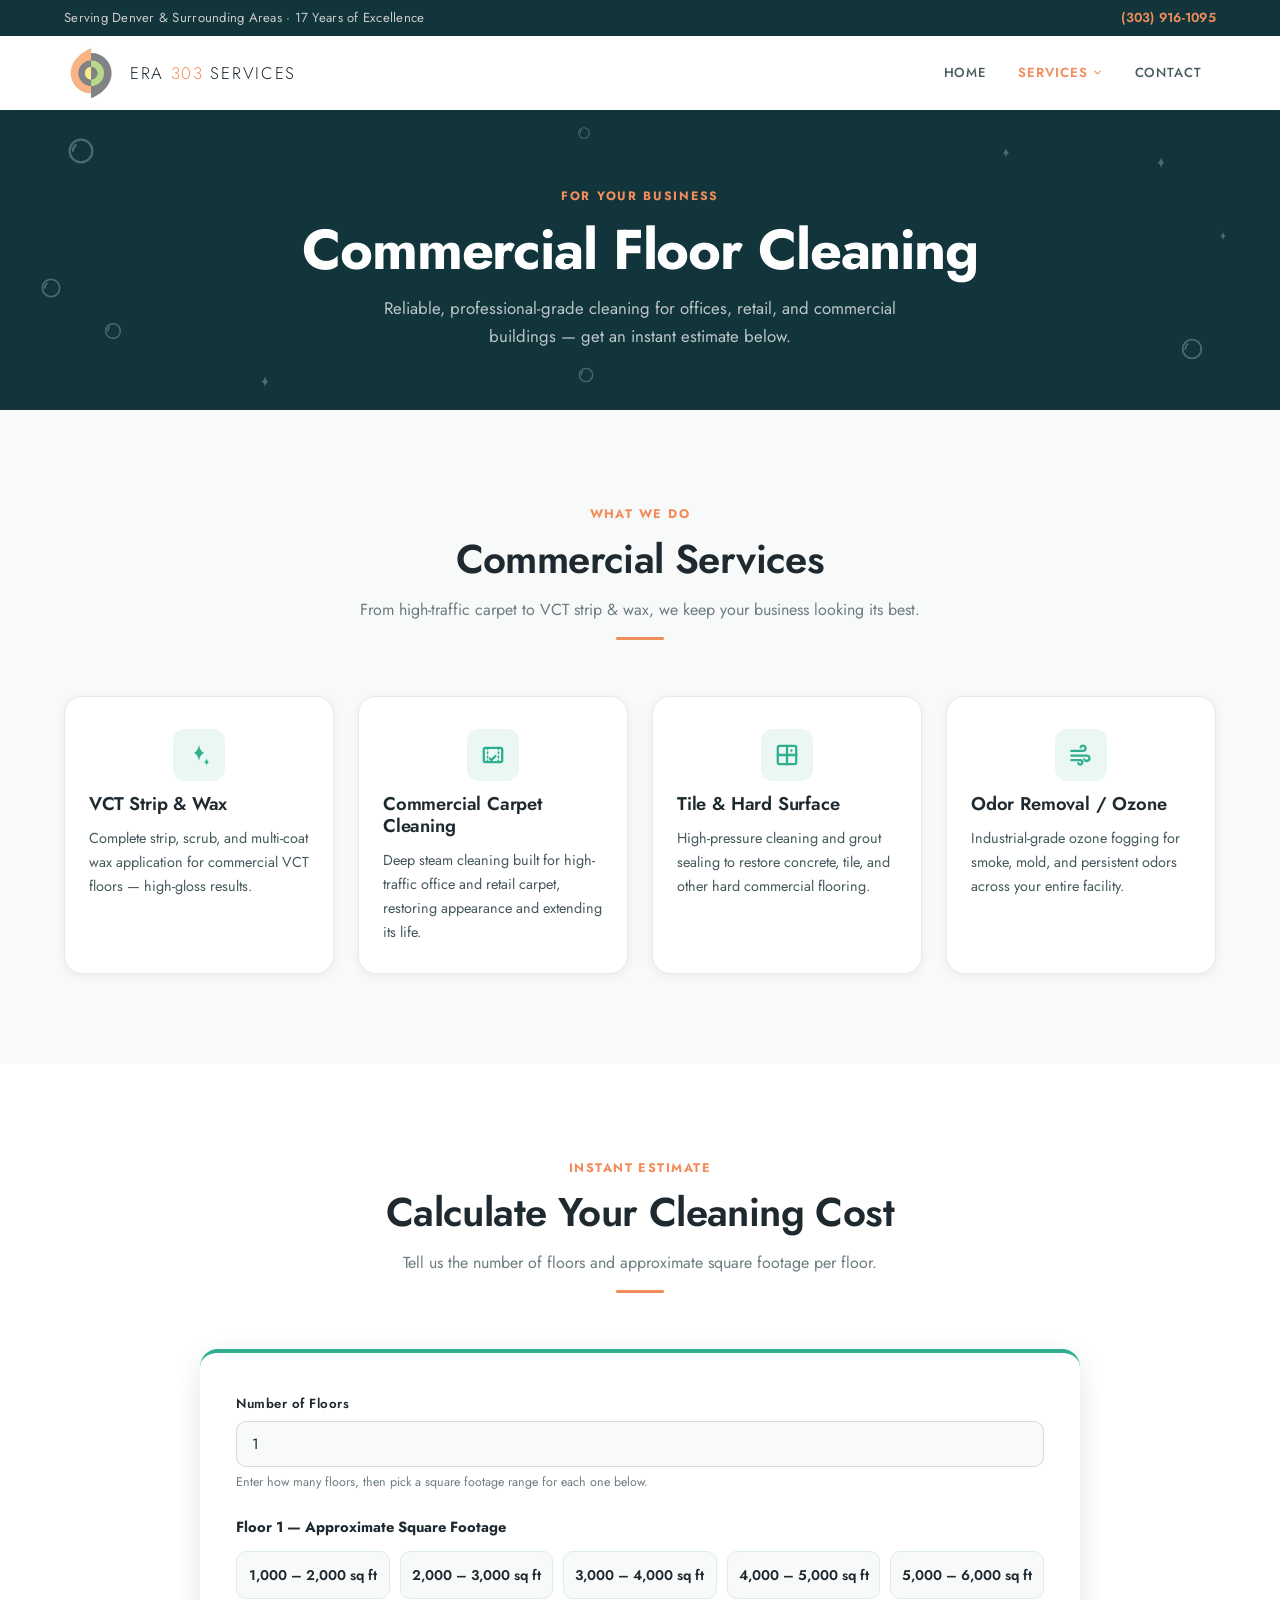
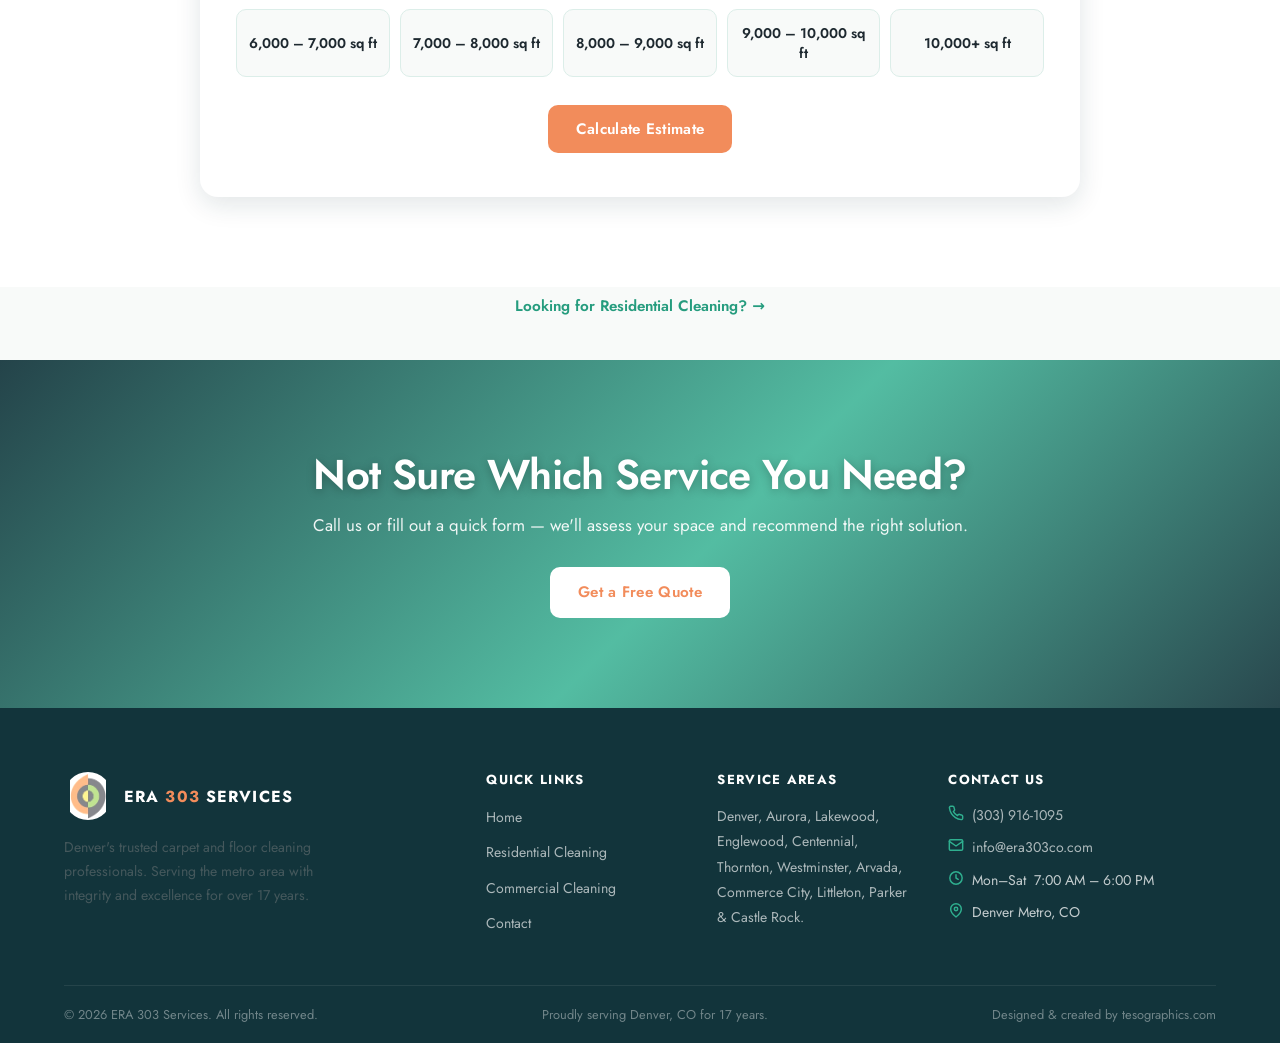
<file: commercial.html>
<!DOCTYPE html>
<html lang="en">
<head>
  <meta charset="UTF-8" />
  <meta name="viewport" content="width=device-width, initial-scale=1.0" />
  <title>Commercial Floor Cleaning | ERA 303 Services — Denver, CO</title>
  <meta name="description" content="Instant online estimate for commercial floor cleaning in Denver. VCT strip &amp; wax, tile, and carpet cleaning for offices and retail — 17 years of trusted service." />
  <link rel="icon" type="image/x-icon" href="assets/favicon.ico" />
  <link rel="icon" type="image/png" sizes="32x32" href="assets/favicon-32x32.png" />
  <link rel="icon" type="image/png" sizes="16x16" href="assets/favicon-16x16.png" />
  <link rel="apple-touch-icon" sizes="180x180" href="assets/apple-touch-icon.png" />
  <link rel="stylesheet" href="styles.css" />
  <link rel="preconnect" href="https://fonts.googleapis.com" />
  <link rel="preconnect" href="https://fonts.gstatic.com" crossorigin />
  <link href="https://fonts.googleapis.com/css2?family=Cormorant+Garamond:ital,wght@0,400;0,500;0,600;0,700;1,400;1,600&family=Jost:wght@300;400;500;600;700&display=swap" rel="stylesheet" />
</head>
<body>

  <!-- TOP BAR -->
  <div class="top-bar">
    <div class="container">
      <span>Serving Denver &amp; Surrounding Areas &middot; 17 Years of Excellence</span>
      <a href="tel:+13039161095">(303) 916-1095</a>
    </div>
  </div>

  <!-- NAVBAR -->
  <header class="navbar">
    <div class="container">
      <nav class="nav-inner">
        <a href="index.html" class="nav-logo">
          <img src="assets/logo-icon.jpg" alt="ERA 303 Services Logo" />
          <span class="nav-logo-text">ERA <span>303</span> SERVICES</span>
        </a>
        <ul class="nav-links">
          <li><a href="index.html">Home</a></li>
          <li class="nav-dropdown">
            <button type="button" class="nav-dropdown-trigger" aria-haspopup="true" aria-expanded="false">Services <svg class="nav-caret" viewBox="0 0 24 24" fill="none" stroke="currentColor" stroke-width="2.4" stroke-linecap="round" stroke-linejoin="round"><path d="M6 9l6 6 6-6"/></svg></button>
            <div class="nav-dropdown-menu">
              <a href="residential.html"><svg viewBox="0 0 24 24" fill="none" stroke="currentColor" stroke-width="2.1" stroke-linecap="round" stroke-linejoin="round"><path d="M3.5 10.5L12 4l8.5 6.5"/><path d="M5.5 9.3V19a1 1 0 0 0 1 1h11a1 1 0 0 0 1-1V9.3"/><path d="M9.5 20v-5.3a1 1 0 0 1 1-1h3a1 1 0 0 1 1 1V20"/></svg> Residential Cleaning</a>
              <a href="commercial.html"><svg viewBox="0 0 24 24" fill="none" stroke="currentColor" stroke-width="2.1" stroke-linecap="round" stroke-linejoin="round"><rect x="5" y="3" width="14" height="18" rx="1"/><path d="M9 7.5h.01M9 11h.01M9 14.5h.01M15 7.5h.01M15 11h.01M15 14.5h.01"/><path d="M10 21v-3a2 2 0 0 1 4 0v3"/></svg> Commercial Cleaning</a>
            </div>
          </li>
          <li><a href="contact.html">Contact</a></li>
        </ul>
        <button class="hamburger" aria-label="Toggle menu" aria-expanded="false">
          <span></span><span></span><span></span>
        </button>
      </nav>
    </div>
    <nav class="mobile-nav" aria-label="Mobile navigation">
      <a href="index.html">Home</a>
      <div class="mobile-nav-dropdown">
        <button type="button" class="mobile-nav-dropdown-trigger" aria-haspopup="true" aria-expanded="false">Services <svg class="nav-caret" viewBox="0 0 24 24" fill="none" stroke="currentColor" stroke-width="2.4" stroke-linecap="round" stroke-linejoin="round"><path d="M6 9l6 6 6-6"/></svg></button>
        <div class="mobile-nav-dropdown-menu">
          <a href="residential.html"><svg viewBox="0 0 24 24" fill="none" stroke="currentColor" stroke-width="2.1" stroke-linecap="round" stroke-linejoin="round"><path d="M3.5 10.5L12 4l8.5 6.5"/><path d="M5.5 9.3V19a1 1 0 0 0 1 1h11a1 1 0 0 0 1-1V9.3"/><path d="M9.5 20v-5.3a1 1 0 0 1 1-1h3a1 1 0 0 1 1 1V20"/></svg> Residential Cleaning</a>
          <a href="commercial.html"><svg viewBox="0 0 24 24" fill="none" stroke="currentColor" stroke-width="2.1" stroke-linecap="round" stroke-linejoin="round"><rect x="5" y="3" width="14" height="18" rx="1"/><path d="M9 7.5h.01M9 11h.01M9 14.5h.01M15 7.5h.01M15 11h.01M15 14.5h.01"/><path d="M10 21v-3a2 2 0 0 1 4 0v3"/></svg> Commercial Cleaning</a>
        </div>
      </div>
      <a href="contact.html">Contact</a>
    </nav>
  </header>

  <main>

    <!-- PAGE HERO -->
    <section class="page-hero">
      <div class="page-hero-decor" aria-hidden="true">
        <span class="floral-icon" style="top:8%; left:5%; width:34px; height:34px; animation-duration:11.0s; animation-delay:0.0s;"><svg viewBox="0 0 24 24" fill="none" stroke="currentColor" stroke-width="1.6" stroke-linecap="round"><circle cx="12" cy="12" r="8"/><path d="M8.3 7.8c-1.3 1.1-2 2.5-2 4.1"/></svg></span>
        <span class="floral-icon" style="top:15%; left:90%; width:18px; height:18px; animation-duration:7.0s; animation-delay:1.0s;"><svg viewBox="0 0 24 24" fill="currentColor"><path d="M12 2.5c.5 3.6 1.9 6 4.5 7.5-2.6 1.5-4 3.9-4.5 7.5-.5-3.6-1.9-6-4.5-7.5 2.6-1.5 4-3.9 4.5-7.5z"/></svg></span>
        <span class="floral-icon" style="top:70%; left:8%; width:22px; height:22px; animation-duration:9.5s; animation-delay:2.0s;"><svg viewBox="0 0 24 24" fill="none" stroke="currentColor" stroke-width="1.6" stroke-linecap="round"><circle cx="12" cy="12" r="8"/><path d="M8.3 7.8c-1.3 1.1-2 2.5-2 4.1"/></svg></span>
        <span class="floral-icon" style="top:75%; left:92%; width:28px; height:28px; animation-duration:8.5s; animation-delay:0.5s;"><svg viewBox="0 0 24 24" fill="none" stroke="currentColor" stroke-width="1.6" stroke-linecap="round"><circle cx="12" cy="12" r="8"/><path d="M8.3 7.8c-1.3 1.1-2 2.5-2 4.1"/></svg></span>
        <span class="floral-icon" style="top:12%; left:78%; width:16px; height:16px; animation-duration:10.0s; animation-delay:1.8s;"><svg viewBox="0 0 24 24" fill="currentColor"><path d="M12 2.5c.5 3.6 1.9 6 4.5 7.5-2.6 1.5-4 3.9-4.5 7.5-.5-3.6-1.9-6-4.5-7.5 2.6-1.5 4-3.9 4.5-7.5z"/></svg></span>
        <span class="floral-icon" style="top:85%; left:45%; width:20px; height:20px; animation-duration:9.0s; animation-delay:2.6s;"><svg viewBox="0 0 24 24" fill="none" stroke="currentColor" stroke-width="1.6" stroke-linecap="round"><circle cx="12" cy="12" r="8"/><path d="M8.3 7.8c-1.3 1.1-2 2.5-2 4.1"/></svg></span>
        <span class="floral-icon" style="top:55%; left:3%; width:26px; height:26px; animation-duration:12.0s; animation-delay:0.8s;"><svg viewBox="0 0 24 24" fill="none" stroke="currentColor" stroke-width="1.6" stroke-linecap="round"><circle cx="12" cy="12" r="8"/><path d="M8.3 7.8c-1.3 1.1-2 2.5-2 4.1"/></svg></span>
        <span class="floral-icon" style="top:40%; left:95%; width:14px; height:14px; animation-duration:6.5s; animation-delay:3.0s;"><svg viewBox="0 0 24 24" fill="currentColor"><path d="M12 2.5c.5 3.6 1.9 6 4.5 7.5-2.6 1.5-4 3.9-4.5 7.5-.5-3.6-1.9-6-4.5-7.5 2.6-1.5 4-3.9 4.5-7.5z"/></svg></span>
        <span class="floral-icon" style="top:5%; left:45%; width:16px; height:16px; animation-duration:8.0s; animation-delay:1.4s;"><svg viewBox="0 0 24 24" fill="none" stroke="currentColor" stroke-width="1.6" stroke-linecap="round"><circle cx="12" cy="12" r="8"/><path d="M8.3 7.8c-1.3 1.1-2 2.5-2 4.1"/></svg></span>
        <span class="floral-icon" style="top:88%; left:20%; width:18px; height:18px; animation-duration:7.5s; animation-delay:2.2s;"><svg viewBox="0 0 24 24" fill="currentColor"><path d="M12 2.5c.5 3.6 1.9 6 4.5 7.5-2.6 1.5-4 3.9-4.5 7.5-.5-3.6-1.9-6-4.5-7.5 2.6-1.5 4-3.9 4.5-7.5z"/></svg></span>
      </div>
      <div class="container">
        <span class="overline">For Your Business</span>
        <h1>Commercial Floor Cleaning</h1>
        <p>Reliable, professional-grade cleaning for offices, retail, and commercial buildings — get an instant estimate below.</p>
      </div>
    </section>

    <!-- SERVICES OVERVIEW -->
    <section class="section">
      <div class="container">
        <div class="section-header fade-up">
          <span class="overline">What We Do</span>
          <h2>Commercial Services</h2>
          <p>From high-traffic carpet to VCT strip &amp; wax, we keep your business looking its best.</p>
          <div class="divider"></div>
        </div>
        <div class="services-grid">
          <div class="service-card fade-up delay-1">
            <div class="service-icon"><svg viewBox="0 0 24 24" fill="currentColor"><path d="M12 2.5c.5 3.6 1.9 6 4.5 7.5-2.6 1.5-4 3.9-4.5 7.5-.5-3.6-1.9-6-4.5-7.5 2.6-1.5 4-3.9 4.5-7.5z"/><path d="M19 15c.25 1.7.95 2.8 2.2 3.5-1.25.7-1.95 1.8-2.2 3.5-.25-1.7-.95-2.8-2.2-3.5 1.25-.7 1.95-1.8 2.2-3.5z"/></svg></div>
            <h3>VCT Strip &amp; Wax</h3>
            <p>Complete strip, scrub, and multi-coat wax application for commercial VCT floors — high-gloss results.</p>
          </div>
          <div class="service-card fade-up delay-2">
            <div class="service-icon"><svg viewBox="0 0 24 24" fill="none" stroke="currentColor" stroke-width="2.1" stroke-linecap="round" stroke-linejoin="round"><rect x="3.5" y="5.5" width="17" height="13" rx="1.5"/><path d="M7 5.5v13M17 5.5v13" stroke-width="1.5" stroke-dasharray="1.4 2.4"/><path d="M9.3 15.3l1.4 1.4 3.6-3.8"/></svg></div>
            <h3>Commercial Carpet Cleaning</h3>
            <p>Deep steam cleaning built for high-traffic office and retail carpet, restoring appearance and extending its life.</p>
          </div>
          <div class="service-card fade-up delay-3">
            <div class="service-icon"><svg viewBox="0 0 24 24" fill="none" stroke="currentColor" stroke-width="2.1" stroke-linecap="round" stroke-linejoin="round"><rect x="3.5" y="3.5" width="17" height="17" rx="1.5"/><path d="M12 3.5v17M3.5 12h17"/><path fill="currentColor" stroke="none" d="M16.1 6.1l.55 1.25 1.25.55-1.25.55-.55 1.25-.55-1.25-1.25-.55 1.25-.55z"/></svg></div>
            <h3>Tile &amp; Hard Surface</h3>
            <p>High-pressure cleaning and grout sealing to restore concrete, tile, and other hard commercial flooring.</p>
          </div>
          <div class="service-card fade-up delay-4">
            <div class="service-icon"><svg viewBox="0 0 24 24" fill="none" stroke="currentColor" stroke-width="2.1" stroke-linecap="round" stroke-linejoin="round"><path d="M3 8.2h10.8a2.4 2.4 0 1 0-2.2-3.3"/><path d="M3 12.5h14.3a2.5 2.5 0 1 1-2.3 3.5"/><path d="M3 16.8h8.3a2 2 0 1 1-1.8 2.8"/></svg></div>
            <h3>Odor Removal / Ozone</h3>
            <p>Industrial-grade ozone fogging for smoke, mold, and persistent odors across your entire facility.</p>
          </div>
        </div>
      </div>
    </section>

    <!-- CALCULATOR -->
    <section class="section section-alt" id="estimate">
      <div class="container">
        <div class="section-header fade-up">
          <span class="overline">Instant Estimate</span>
          <h2>Calculate Your Cleaning Cost</h2>
          <p>Tell us the number of floors and approximate square footage per floor.</p>
          <div class="divider"></div>
        </div>

        <div class="calculator-card fade-up" id="commercialCalculator">
          <div class="form-group">
            <label for="calcFloors">Number of Floors</label>
            <input type="number" id="calcFloors" min="1" max="50" value="1" />
            <span class="calc-note">Enter how many floors, then pick a square footage range for each one below.</span>
          </div>

          <div id="floorsContainer" class="floors-container"></div>

          <div class="calc-actions">
            <button type="button" class="btn btn-primary" id="calcBtn">Calculate Estimate</button>
          </div>

          <p class="calc-error" id="calcError"></p>

          <div class="calc-result" id="calcResult">
            <span class="calc-result-label">Estimated Cleaning Price</span>
            <div class="calc-result-amount" id="calcResultAmount">$0</div>
            <p class="calc-result-basis">Estimate based on the upper limit of the selected square footage range.</p>
            <p class="calc-result-note">This is an estimate, not a final quote. Actual pricing may vary based on the actual size and condition of the flooring and the scope of work. Final pricing will be confirmed by ERA 303.</p>

            <!-- Shown only when the combined selected square footage exceeds 20,000 sq ft -->
            <div class="calc-largeproject" id="calcLargeProject" hidden>
              <span class="calc-largeproject-eyebrow">Large Project &mdash; On-Site Walkthrough Recommended</span>
              <p>For projects over 20,000 sq. ft., we recommend an on-site walkthrough to ensure the most accurate price based on the actual size, condition and scope of the project.</p>
            </div>

            <p class="calc-result-prompt" id="calcResultPrompt">Want us to confirm your price?</p>
            <button type="button" class="btn btn-olive" id="scheduleBtn">Request a Quote &rarr;</button>
          </div>

          <div class="calc-lead-form" id="calcLeadForm">
            <h4>Great! Where should we send your info?</h4>
            <div class="form-row">
              <div class="form-group">
                <label for="calcName">Name *</label>
                <input type="text" id="calcName" placeholder="Jane Smith" required />
              </div>
              <div class="form-group">
                <label for="calcPhone">Phone *</label>
                <input type="tel" id="calcPhone" placeholder="(303) 000-0000" required />
              </div>
            </div>
            <div class="form-group">
              <label for="calcEmail">Email *</label>
              <input type="email" id="calcEmail" placeholder="jane@example.com" required />
            </div>
            <div class="form-group">
              <label for="calcNotes">Anything we should know? <span style="font-weight:400;color:var(--charcoal-lt);">(optional)</span></label>
              <textarea id="calcNotes" placeholder="e.g. best time to walk the building, access instructions, etc."></textarea>
            </div>
            <button type="button" class="btn btn-primary form-submit" id="calcSubmitBtn">Send My Request</button>
            <div class="calc-thank-you" id="calcThankYou">
              <div class="thank-you-icon"><svg viewBox="0 0 24 24" fill="none" stroke="currentColor" stroke-width="2.2" stroke-linecap="round" stroke-linejoin="round"><circle cx="12" cy="12" r="9.25"/><path d="M8 12.5l2.5 2.5 5.5-6"/></svg></div>
              <h3>Thank You!</h3>
              <p>Jesse will reach out shortly to confirm your appointment. For urgent requests, call <a href="tel:+13039161095" style="color:var(--salmon);font-weight:600;">(303) 916-1095</a>.</p>
            </div>
          </div>
        </div>
      </div>
    </section>

    <!-- CROSS-LINK -->
    <div class="cross-link">
      <div class="container">
        <a href="residential.html" class="cross-link-text">Looking for Residential Cleaning? &rarr;</a>
      </div>
    </div>

    <!-- CTA BANNER -->
    <section class="cta-banner">
      <div class="container">
        <h2 class="fade-up">Not Sure Which Service You Need?</h2>
        <p class="fade-up delay-1">Call us or fill out a quick form — we'll assess your space and recommend the right solution.</p>
        <a href="contact.html" class="btn btn-white fade-up delay-2">Get a Free Quote</a>
      </div>
    </section>

  </main>

  <!-- FOOTER -->
  <footer class="footer">
    <div class="container">
      <div class="footer-grid">
        <div class="footer-brand">
          <div class="footer-logo-wrap">
            <img src="assets/logo-icon.jpg" alt="ERA 303 Services Logo" />
            <div class="footer-logo-name">ERA <span>303</span> SERVICES</div>
          </div>
          <p class="footer-tagline">Denver's trusted carpet and floor cleaning professionals. Serving the metro area with integrity and excellence for over 17 years.</p>
        </div>
        <div>
          <h4>Quick Links</h4>
          <ul>
            <li><a href="index.html">Home</a></li>
            <li><a href="residential.html">Residential Cleaning</a></li>
            <li><a href="commercial.html">Commercial Cleaning</a></li>
            <li><a href="contact.html">Contact</a></li>
          </ul>
        </div>
        <div>
          <h4>Service Areas</h4>
          <p style="font-size:.88rem;line-height:1.8;color:rgba(255,255,255,.65);">Denver, Aurora, Lakewood, Englewood, Centennial, Thornton, Westminster, Arvada, Commerce City, Littleton, Parker &amp; Castle Rock.</p>
        </div>
        <div>
          <h4>Contact Us</h4>
          <ul class="footer-contact">
            <li><span class="fc-icon"><svg viewBox="0 0 24 24" fill="none" stroke="currentColor" stroke-width="2.2" stroke-linecap="round" stroke-linejoin="round"><path d="M22 16.92v3a2 2 0 0 1-2.18 2 19.79 19.79 0 0 1-8.63-3.07 19.5 19.5 0 0 1-6-6 19.79 19.79 0 0 1-3.07-8.67A2 2 0 0 1 4.11 2h3a2 2 0 0 1 2 1.72c.127.96.361 1.903.7 2.81a2 2 0 0 1-.45 2.11L8.09 9.91a16 16 0 0 0 6 6l1.27-1.27a2 2 0 0 1 2.11-.45c.907.339 1.85.573 2.81.7A2 2 0 0 1 22 16.92z"/></svg></span><a href="tel:+13039161095">(303) 916-1095</a></li>
            <li><span class="fc-icon"><svg viewBox="0 0 24 24" fill="none" stroke="currentColor" stroke-width="2.2" stroke-linecap="round" stroke-linejoin="round"><rect x="2" y="4" width="20" height="16" rx="2"/><path d="M22 6.5l-10 7L2 6.5"/></svg></span><a href="mailto:info@era303co.com">info@era303co.com</a></li>
            <li><span class="fc-icon"><svg viewBox="0 0 24 24" fill="none" stroke="currentColor" stroke-width="2.2" stroke-linecap="round" stroke-linejoin="round"><circle cx="12" cy="12" r="9.25"/><path d="M12 7v5l3.3 2"/></svg></span><span>Mon&ndash;Sat &nbsp;7:00 AM &ndash; 6:00 PM</span></li>
            <li><span class="fc-icon"><svg viewBox="0 0 24 24" fill="none" stroke="currentColor" stroke-width="2.2" stroke-linecap="round" stroke-linejoin="round"><path d="M20 10.5c0 6-8 12-8 12s-8-6-8-12a8 8 0 1 1 16 0z"/><circle cx="12" cy="10.5" r="2.6"/></svg></span><span>Denver Metro, CO</span></li>
          </ul>
        </div>
      </div>
      <div class="footer-bottom">
        <span>&copy; 2026 ERA 303 Services. All rights reserved.</span>
        <span>Proudly serving Denver, CO for 17 years.</span>
        <span>Designed &amp; created by <a href="https://tesographics.com" target="_blank" rel="noopener" class="footer-credit">tesographics.com</a></span>
      </div>
    </div>
  </footer>

  <script src="main.js"></script>
</body>
</html>
</file>
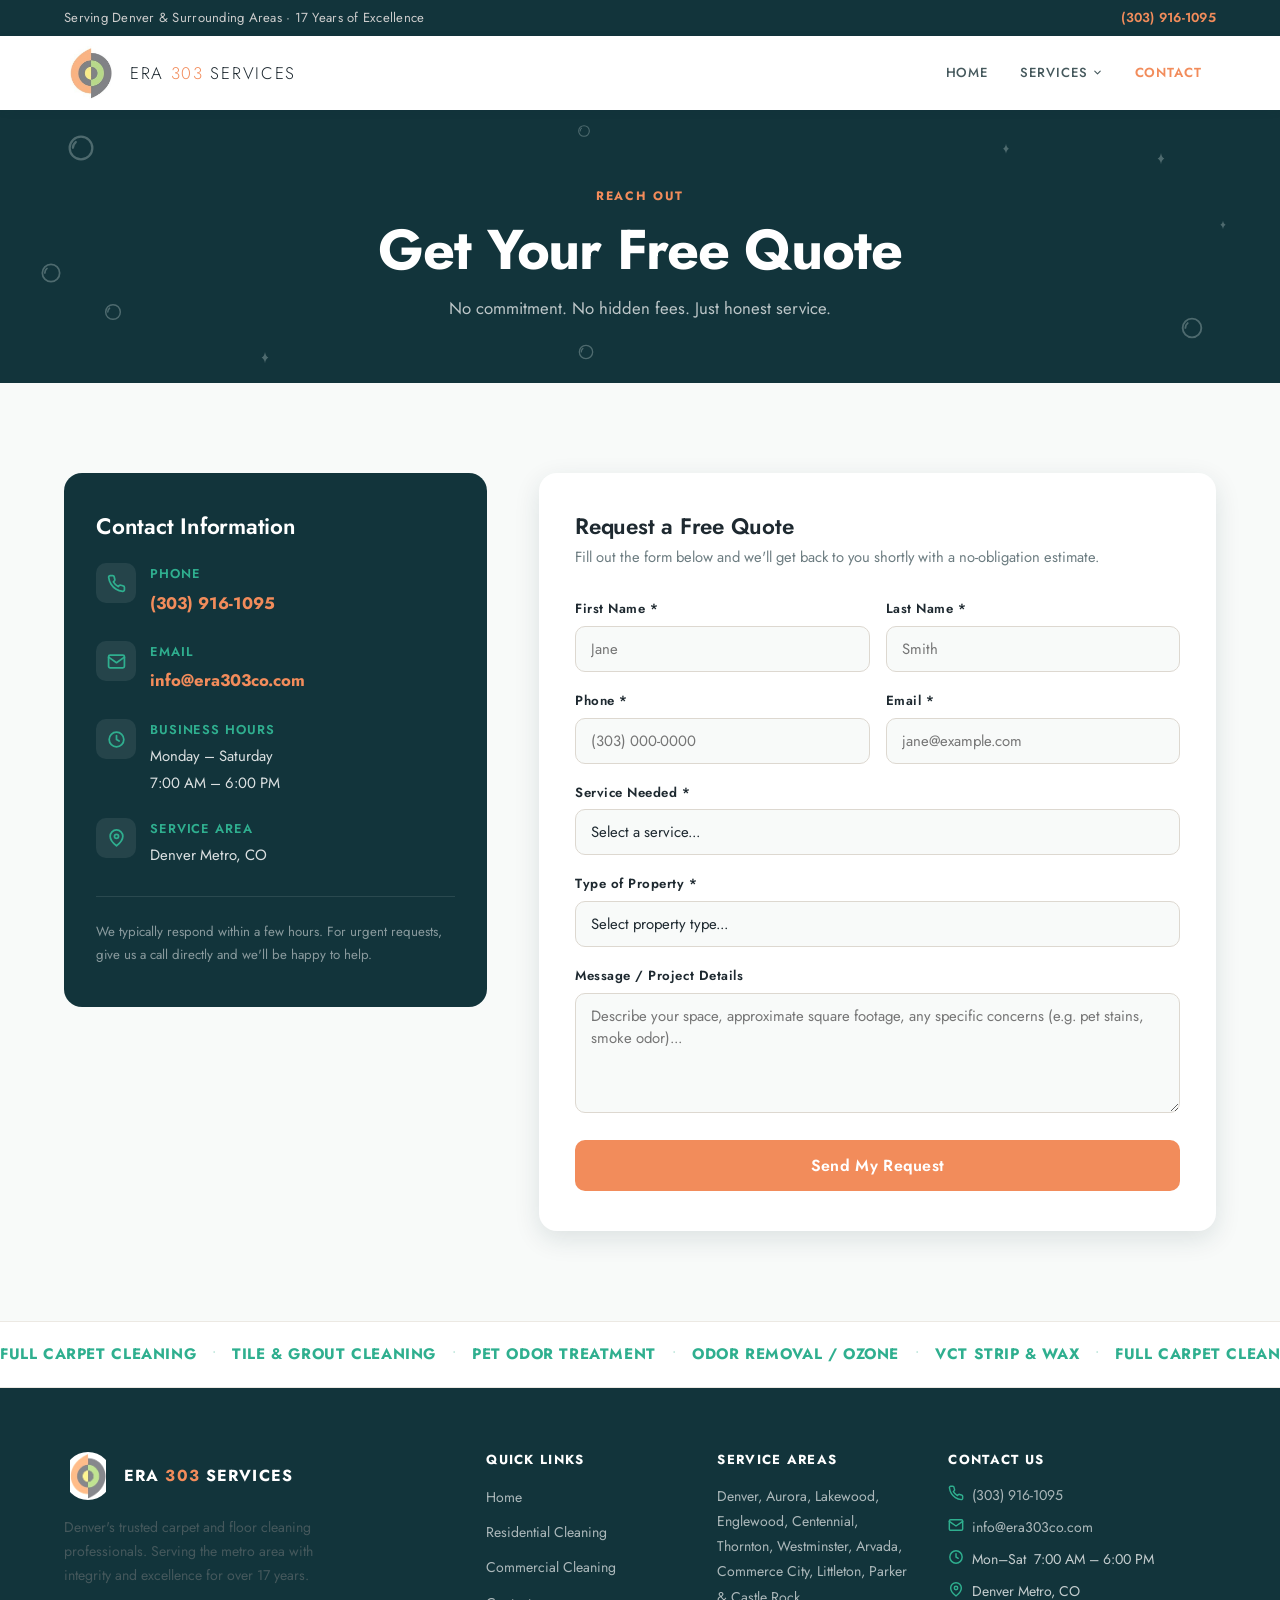
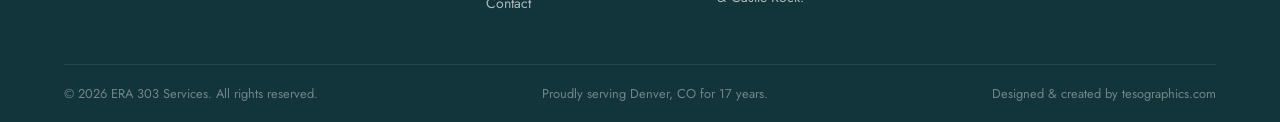
<file: contact.html>
<!DOCTYPE html>
<html lang="en">
<head>
  <meta charset="UTF-8" />
  <meta name="viewport" content="width=device-width, initial-scale=1.0" />
  <title>Contact &amp; Free Quote | ERA 303 Services — Denver, CO</title>
  <meta name="description" content="Contact ERA 303 Services for a free carpet and floor cleaning quote. No commitment, no hidden fees. Denver Metro, CO — (303) 916-1095." />
  <link rel="icon" type="image/x-icon" href="assets/favicon.ico" />
  <link rel="icon" type="image/png" sizes="32x32" href="assets/favicon-32x32.png" />
  <link rel="icon" type="image/png" sizes="16x16" href="assets/favicon-16x16.png" />
  <link rel="apple-touch-icon" sizes="180x180" href="assets/apple-touch-icon.png" />
  <link rel="stylesheet" href="styles.css" />
  <link rel="preconnect" href="https://fonts.googleapis.com" />
  <link rel="preconnect" href="https://fonts.gstatic.com" crossorigin />
  <link href="https://fonts.googleapis.com/css2?family=Cormorant+Garamond:ital,wght@0,400;0,500;0,600;0,700;1,400;1,600&family=Jost:wght@300;400;500;600;700&display=swap" rel="stylesheet" />
</head>
<body>

  <!-- TOP BAR -->
  <div class="top-bar">
    <div class="container">
      <span>Serving Denver &amp; Surrounding Areas &middot; 17 Years of Excellence</span>
      <a href="tel:+13039161095">(303) 916-1095</a>
    </div>
  </div>

  <!-- NAVBAR -->
  <header class="navbar">
    <div class="container">
      <nav class="nav-inner">
        <a href="index.html" class="nav-logo">
          <img src="assets/logo-icon.jpg" alt="ERA 303 Services Logo" />
          <span class="nav-logo-text">ERA <span>303</span> SERVICES</span>
        </a>
        <ul class="nav-links">
          <li><a href="index.html">Home</a></li>
          <li class="nav-dropdown">
            <button type="button" class="nav-dropdown-trigger" aria-haspopup="true" aria-expanded="false">Services <svg class="nav-caret" viewBox="0 0 24 24" fill="none" stroke="currentColor" stroke-width="2.4" stroke-linecap="round" stroke-linejoin="round"><path d="M6 9l6 6 6-6"/></svg></button>
            <div class="nav-dropdown-menu">
              <a href="residential.html"><svg viewBox="0 0 24 24" fill="none" stroke="currentColor" stroke-width="2.1" stroke-linecap="round" stroke-linejoin="round"><path d="M3.5 10.5L12 4l8.5 6.5"/><path d="M5.5 9.3V19a1 1 0 0 0 1 1h11a1 1 0 0 0 1-1V9.3"/><path d="M9.5 20v-5.3a1 1 0 0 1 1-1h3a1 1 0 0 1 1 1V20"/></svg> Residential Cleaning</a>
              <a href="commercial.html"><svg viewBox="0 0 24 24" fill="none" stroke="currentColor" stroke-width="2.1" stroke-linecap="round" stroke-linejoin="round"><rect x="5" y="3" width="14" height="18" rx="1"/><path d="M9 7.5h.01M9 11h.01M9 14.5h.01M15 7.5h.01M15 11h.01M15 14.5h.01"/><path d="M10 21v-3a2 2 0 0 1 4 0v3"/></svg> Commercial Cleaning</a>
            </div>
          </li>
          <li><a href="contact.html" class="active">Contact</a></li>
        </ul>
        <button class="hamburger" aria-label="Toggle menu" aria-expanded="false">
          <span></span><span></span><span></span>
        </button>
      </nav>
    </div>
    <nav class="mobile-nav" aria-label="Mobile navigation">
      <a href="index.html">Home</a>
      <div class="mobile-nav-dropdown">
        <button type="button" class="mobile-nav-dropdown-trigger" aria-haspopup="true" aria-expanded="false">Services <svg class="nav-caret" viewBox="0 0 24 24" fill="none" stroke="currentColor" stroke-width="2.4" stroke-linecap="round" stroke-linejoin="round"><path d="M6 9l6 6 6-6"/></svg></button>
        <div class="mobile-nav-dropdown-menu">
          <a href="residential.html"><svg viewBox="0 0 24 24" fill="none" stroke="currentColor" stroke-width="2.1" stroke-linecap="round" stroke-linejoin="round"><path d="M3.5 10.5L12 4l8.5 6.5"/><path d="M5.5 9.3V19a1 1 0 0 0 1 1h11a1 1 0 0 0 1-1V9.3"/><path d="M9.5 20v-5.3a1 1 0 0 1 1-1h3a1 1 0 0 1 1 1V20"/></svg> Residential Cleaning</a>
          <a href="commercial.html"><svg viewBox="0 0 24 24" fill="none" stroke="currentColor" stroke-width="2.1" stroke-linecap="round" stroke-linejoin="round"><rect x="5" y="3" width="14" height="18" rx="1"/><path d="M9 7.5h.01M9 11h.01M9 14.5h.01M15 7.5h.01M15 11h.01M15 14.5h.01"/><path d="M10 21v-3a2 2 0 0 1 4 0v3"/></svg> Commercial Cleaning</a>
        </div>
      </div>
      <a href="contact.html" class="active">Contact</a>
    </nav>
  </header>

  <main>

    <!-- PAGE HERO -->
    <section class="page-hero">
      <div class="page-hero-decor" aria-hidden="true">
        <span class="floral-icon" style="top:8%; left:5%; width:34px; height:34px; animation-duration:11.0s; animation-delay:0.0s;"><svg viewBox="0 0 24 24" fill="none" stroke="currentColor" stroke-width="1.6" stroke-linecap="round"><circle cx="12" cy="12" r="8"/><path d="M8.3 7.8c-1.3 1.1-2 2.5-2 4.1"/></svg></span>
        <span class="floral-icon" style="top:15%; left:90%; width:18px; height:18px; animation-duration:7.0s; animation-delay:1.0s;"><svg viewBox="0 0 24 24" fill="currentColor"><path d="M12 2.5c.5 3.6 1.9 6 4.5 7.5-2.6 1.5-4 3.9-4.5 7.5-.5-3.6-1.9-6-4.5-7.5 2.6-1.5 4-3.9 4.5-7.5z"/></svg></span>
        <span class="floral-icon" style="top:70%; left:8%; width:22px; height:22px; animation-duration:9.5s; animation-delay:2.0s;"><svg viewBox="0 0 24 24" fill="none" stroke="currentColor" stroke-width="1.6" stroke-linecap="round"><circle cx="12" cy="12" r="8"/><path d="M8.3 7.8c-1.3 1.1-2 2.5-2 4.1"/></svg></span>
        <span class="floral-icon" style="top:75%; left:92%; width:28px; height:28px; animation-duration:8.5s; animation-delay:0.5s;"><svg viewBox="0 0 24 24" fill="none" stroke="currentColor" stroke-width="1.6" stroke-linecap="round"><circle cx="12" cy="12" r="8"/><path d="M8.3 7.8c-1.3 1.1-2 2.5-2 4.1"/></svg></span>
        <span class="floral-icon" style="top:12%; left:78%; width:16px; height:16px; animation-duration:10.0s; animation-delay:1.8s;"><svg viewBox="0 0 24 24" fill="currentColor"><path d="M12 2.5c.5 3.6 1.9 6 4.5 7.5-2.6 1.5-4 3.9-4.5 7.5-.5-3.6-1.9-6-4.5-7.5 2.6-1.5 4-3.9 4.5-7.5z"/></svg></span>
        <span class="floral-icon" style="top:85%; left:45%; width:20px; height:20px; animation-duration:9.0s; animation-delay:2.6s;"><svg viewBox="0 0 24 24" fill="none" stroke="currentColor" stroke-width="1.6" stroke-linecap="round"><circle cx="12" cy="12" r="8"/><path d="M8.3 7.8c-1.3 1.1-2 2.5-2 4.1"/></svg></span>
        <span class="floral-icon" style="top:55%; left:3%; width:26px; height:26px; animation-duration:12.0s; animation-delay:0.8s;"><svg viewBox="0 0 24 24" fill="none" stroke="currentColor" stroke-width="1.6" stroke-linecap="round"><circle cx="12" cy="12" r="8"/><path d="M8.3 7.8c-1.3 1.1-2 2.5-2 4.1"/></svg></span>
        <span class="floral-icon" style="top:40%; left:95%; width:14px; height:14px; animation-duration:6.5s; animation-delay:3.0s;"><svg viewBox="0 0 24 24" fill="currentColor"><path d="M12 2.5c.5 3.6 1.9 6 4.5 7.5-2.6 1.5-4 3.9-4.5 7.5-.5-3.6-1.9-6-4.5-7.5 2.6-1.5 4-3.9 4.5-7.5z"/></svg></span>
        <span class="floral-icon" style="top:5%; left:45%; width:16px; height:16px; animation-duration:8.0s; animation-delay:1.4s;"><svg viewBox="0 0 24 24" fill="none" stroke="currentColor" stroke-width="1.6" stroke-linecap="round"><circle cx="12" cy="12" r="8"/><path d="M8.3 7.8c-1.3 1.1-2 2.5-2 4.1"/></svg></span>
        <span class="floral-icon" style="top:88%; left:20%; width:18px; height:18px; animation-duration:7.5s; animation-delay:2.2s;"><svg viewBox="0 0 24 24" fill="currentColor"><path d="M12 2.5c.5 3.6 1.9 6 4.5 7.5-2.6 1.5-4 3.9-4.5 7.5-.5-3.6-1.9-6-4.5-7.5 2.6-1.5 4-3.9 4.5-7.5z"/></svg></span>
      </div>
      <div class="container">
        <span class="overline">Reach Out</span>
        <h1>Get Your Free Quote</h1>
        <p>No commitment. No hidden fees. Just honest service.</p>
      </div>
    </section>

    <!-- CONTACT SECTION -->
    <section class="section">
      <div class="container">
        <div class="contact-layout">

          <!-- LEFT: Contact Info -->
          <div class="contact-info-card fade-up">
            <h3>Contact Information</h3>

            <div class="contact-detail">
              <div class="contact-detail-icon"><svg viewBox="0 0 24 24" fill="none" stroke="currentColor" stroke-width="2.2" stroke-linecap="round" stroke-linejoin="round"><path d="M22 16.92v3a2 2 0 0 1-2.18 2 19.79 19.79 0 0 1-8.63-3.07 19.5 19.5 0 0 1-6-6 19.79 19.79 0 0 1-3.07-8.67A2 2 0 0 1 4.11 2h3a2 2 0 0 1 2 1.72c.127.96.361 1.903.7 2.81a2 2 0 0 1-.45 2.11L8.09 9.91a16 16 0 0 0 6 6l1.27-1.27a2 2 0 0 1 2.11-.45c.907.339 1.85.573 2.81.7A2 2 0 0 1 22 16.92z"/></svg></div>
              <div class="contact-detail-text">
                <strong>Phone</strong>
                <a href="tel:+13039161095">(303) 916-1095</a>
              </div>
            </div>

            <div class="contact-detail">
              <div class="contact-detail-icon"><svg viewBox="0 0 24 24" fill="none" stroke="currentColor" stroke-width="2.2" stroke-linecap="round" stroke-linejoin="round"><rect x="2" y="4" width="20" height="16" rx="2"/><path d="M22 6.5l-10 7L2 6.5"/></svg></div>
              <div class="contact-detail-text">
                <strong>Email</strong>
                <a href="mailto:info@era303co.com">info@era303co.com</a>
              </div>
            </div>

            <div class="contact-detail">
              <div class="contact-detail-icon"><svg viewBox="0 0 24 24" fill="none" stroke="currentColor" stroke-width="2.2" stroke-linecap="round" stroke-linejoin="round"><circle cx="12" cy="12" r="9.25"/><path d="M12 7v5l3.3 2"/></svg></div>
              <div class="contact-detail-text">
                <strong>Business Hours</strong>
                <span>Monday – Saturday<br>7:00 AM – 6:00 PM</span>
              </div>
            </div>

            <div class="contact-detail">
              <div class="contact-detail-icon"><svg viewBox="0 0 24 24" fill="none" stroke="currentColor" stroke-width="2.2" stroke-linecap="round" stroke-linejoin="round"><path d="M20 10.5c0 6-8 12-8 12s-8-6-8-12a8 8 0 1 1 16 0z"/><circle cx="12" cy="10.5" r="2.6"/></svg></div>
              <div class="contact-detail-text">
                <strong>Service Area</strong>
                <span>Denver Metro, CO</span>
              </div>
            </div>

            <div style="margin-top:28px;padding-top:24px;border-top:1px solid rgba(255,255,255,.1);">
              <p style="font-size:.83rem;color:rgba(255,255,255,.5);line-height:1.7;">We typically respond within a few hours. For urgent requests, give us a call directly and we'll be happy to help.</p>
            </div>
          </div>

          <!-- RIGHT: Form -->
          <div class="form-card fade-up delay-2">
            <h3>Request a Free Quote</h3>
            <p>Fill out the form below and we'll get back to you shortly with a no-obligation estimate.</p>

            <form id="quoteForm" novalidate>
              <div class="form-row">
                <div class="form-group">
                  <label for="firstName">First Name *</label>
                  <input type="text" id="firstName" name="firstName" placeholder="Jane" required />
                </div>
                <div class="form-group">
                  <label for="lastName">Last Name *</label>
                  <input type="text" id="lastName" name="lastName" placeholder="Smith" required />
                </div>
              </div>

              <div class="form-row">
                <div class="form-group">
                  <label for="phone">Phone *</label>
                  <input type="tel" id="phone" name="phone" placeholder="(303) 000-0000" required />
                </div>
                <div class="form-group">
                  <label for="email">Email *</label>
                  <input type="email" id="email" name="email" placeholder="jane@example.com" required />
                </div>
              </div>

              <div class="form-group">
                <label for="service">Service Needed *</label>
                <select id="service" name="service" required>
                  <option value="" disabled selected>Select a service...</option>
                  <option value="carpet">Full Carpet Cleaning</option>
                  <option value="tile">Tile &amp; Grout / Hard Surface Cleaning</option>
                  <option value="pet-odor">Pet Odor Treatment</option>
                  <option value="ozone">Odor Removal / Fog Ozone Machine</option>
                  <option value="vct">VCT Strip &amp; Wax</option>
                  <option value="multiple">Multiple Services</option>
                </select>
              </div>

              <input type="hidden" name="_subject" value="New ERA 303 Website Inquiry" />

              <div class="form-group">
                <label for="propertyType">Type of Property *</label>
                <select id="propertyType" name="propertyType" required>
                  <option value="" disabled selected>Select property type...</option>
                  <option value="residential">Residential</option>
                  <option value="commercial">Commercial</option>
                </select>
              </div>

              <div class="form-group">
                <label for="message">Message / Project Details</label>
                <textarea id="message" name="message" placeholder="Describe your space, approximate square footage, any specific concerns (e.g. pet stains, smoke odor)..."></textarea>
              </div>

              <button type="submit" class="btn btn-primary form-submit">Send My Request</button>
            </form>

            <!-- Thank You Message -->
            <div class="thank-you" id="thankYou">
              <div class="thank-you-icon"><svg viewBox="0 0 24 24" fill="none" stroke="currentColor" stroke-width="2.2" stroke-linecap="round" stroke-linejoin="round"><circle cx="12" cy="12" r="9.25"/><path d="M8 12.5l2.5 2.5 5.5-6"/></svg></div>
              <h3>Thank You!</h3>
              <p>We'll be in touch shortly. For urgent requests, call us directly at <a href="tel:+13039161095" style="color:var(--salmon);font-weight:600;">(303) 916-1095</a>.</p>
            </div>
          </div>

        </div>
      </div>
    </section>

    <!-- SERVICES MARQUEE -->
    <div class="services-marquee">
      <div class="marquee-track">
        <span class="marquee-item">Full Carpet Cleaning</span><span class="marquee-dot">&bull;</span>
        <span class="marquee-item">Tile &amp; Grout Cleaning</span><span class="marquee-dot">&bull;</span>
        <span class="marquee-item">Pet Odor Treatment</span><span class="marquee-dot">&bull;</span>
        <span class="marquee-item">Odor Removal / Ozone</span><span class="marquee-dot">&bull;</span>
        <span class="marquee-item">VCT Strip &amp; Wax</span><span class="marquee-dot">&bull;</span>
        <span class="marquee-item">Full Carpet Cleaning</span><span class="marquee-dot">&bull;</span>
        <span class="marquee-item">Tile &amp; Grout Cleaning</span><span class="marquee-dot">&bull;</span>
        <span class="marquee-item">Pet Odor Treatment</span><span class="marquee-dot">&bull;</span>
        <span class="marquee-item">Odor Removal / Ozone</span><span class="marquee-dot">&bull;</span>
        <span class="marquee-item">VCT Strip &amp; Wax</span><span class="marquee-dot">&bull;</span>
      </div>
    </div>

  </main>

  <!-- FOOTER -->
  <footer class="footer">
    <div class="container">
      <div class="footer-grid">
        <div class="footer-brand">
          <div class="footer-logo-wrap">
            <img src="assets/logo-icon.jpg" alt="ERA 303 Services Logo" />
            <div class="footer-logo-name">ERA <span>303</span> SERVICES</div>
          </div>
          <p class="footer-tagline">Denver's trusted carpet and floor cleaning professionals. Serving the metro area with integrity and excellence for over 17 years.</p>
        </div>
        <div>
          <h4>Quick Links</h4>
          <ul>
            <li><a href="index.html">Home</a></li>
            <li><a href="residential.html">Residential Cleaning</a></li>
            <li><a href="commercial.html">Commercial Cleaning</a></li>
            <li><a href="contact.html">Contact</a></li>
          </ul>
        </div>
        <div>
          <h4>Service Areas</h4>
          <p style="font-size:.88rem;line-height:1.8;color:rgba(255,255,255,.65);">Denver, Aurora, Lakewood, Englewood, Centennial, Thornton, Westminster, Arvada, Commerce City, Littleton, Parker &amp; Castle Rock.</p>
        </div>
        <div>
          <h4>Contact Us</h4>
          <ul class="footer-contact">
            <li><span class="fc-icon"><svg viewBox="0 0 24 24" fill="none" stroke="currentColor" stroke-width="2.2" stroke-linecap="round" stroke-linejoin="round"><path d="M22 16.92v3a2 2 0 0 1-2.18 2 19.79 19.79 0 0 1-8.63-3.07 19.5 19.5 0 0 1-6-6 19.79 19.79 0 0 1-3.07-8.67A2 2 0 0 1 4.11 2h3a2 2 0 0 1 2 1.72c.127.96.361 1.903.7 2.81a2 2 0 0 1-.45 2.11L8.09 9.91a16 16 0 0 0 6 6l1.27-1.27a2 2 0 0 1 2.11-.45c.907.339 1.85.573 2.81.7A2 2 0 0 1 22 16.92z"/></svg></span><a href="tel:+13039161095">(303) 916-1095</a></li>
            <li><span class="fc-icon"><svg viewBox="0 0 24 24" fill="none" stroke="currentColor" stroke-width="2.2" stroke-linecap="round" stroke-linejoin="round"><rect x="2" y="4" width="20" height="16" rx="2"/><path d="M22 6.5l-10 7L2 6.5"/></svg></span><a href="mailto:info@era303co.com">info@era303co.com</a></li>
            <li><span class="fc-icon"><svg viewBox="0 0 24 24" fill="none" stroke="currentColor" stroke-width="2.2" stroke-linecap="round" stroke-linejoin="round"><circle cx="12" cy="12" r="9.25"/><path d="M12 7v5l3.3 2"/></svg></span><span>Mon–Sat &nbsp;7:00 AM – 6:00 PM</span></li>
            <li><span class="fc-icon"><svg viewBox="0 0 24 24" fill="none" stroke="currentColor" stroke-width="2.2" stroke-linecap="round" stroke-linejoin="round"><path d="M20 10.5c0 6-8 12-8 12s-8-6-8-12a8 8 0 1 1 16 0z"/><circle cx="12" cy="10.5" r="2.6"/></svg></span><span>Denver Metro, CO</span></li>
          </ul>
        </div>
      </div>
      <div class="footer-bottom">
        <span>&copy; 2026 ERA 303 Services. All rights reserved.</span>
        <span>Proudly serving Denver, CO for 17 years.</span>
        <span>Designed &amp; created by <a href="https://tesographics.com" target="_blank" rel="noopener" class="footer-credit">tesographics.com</a></span>
      </div>
    </div>
  </footer>

  <script src="main.js"></script>
</body>
</html>
</file>
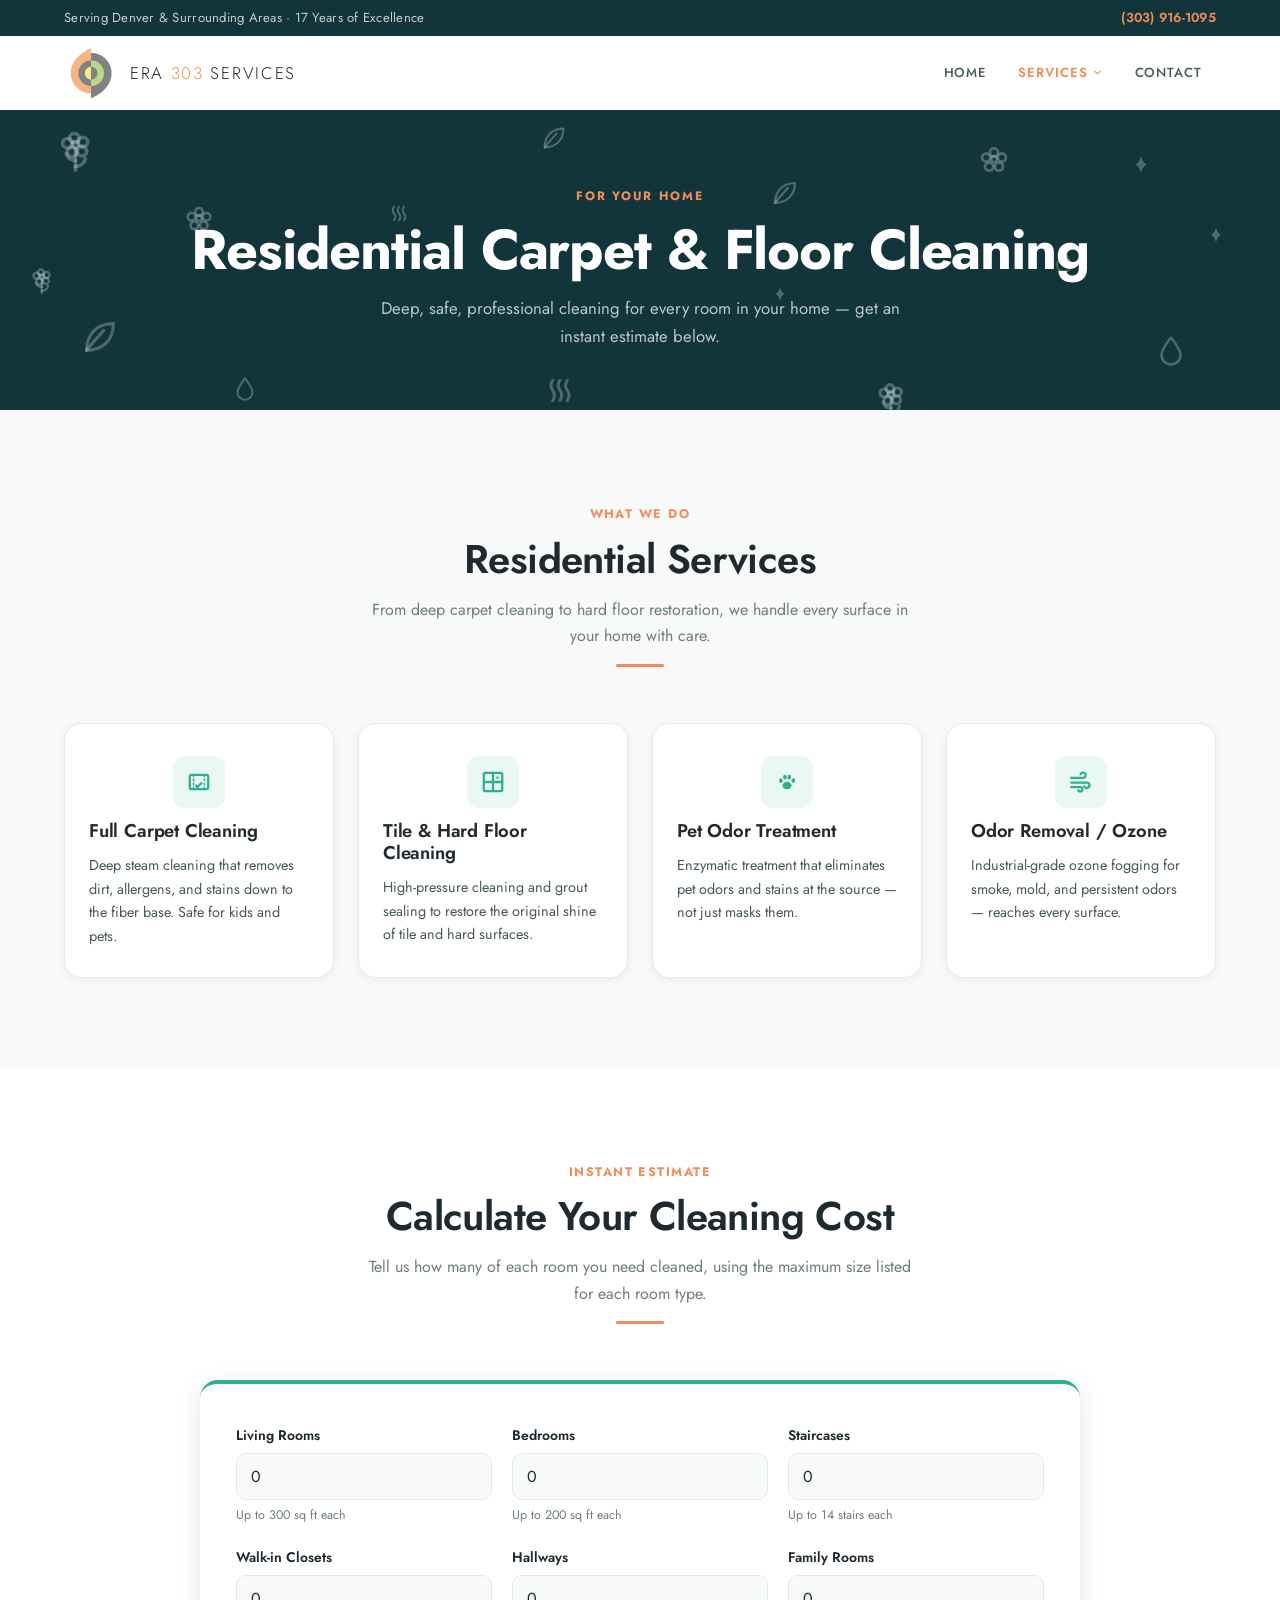
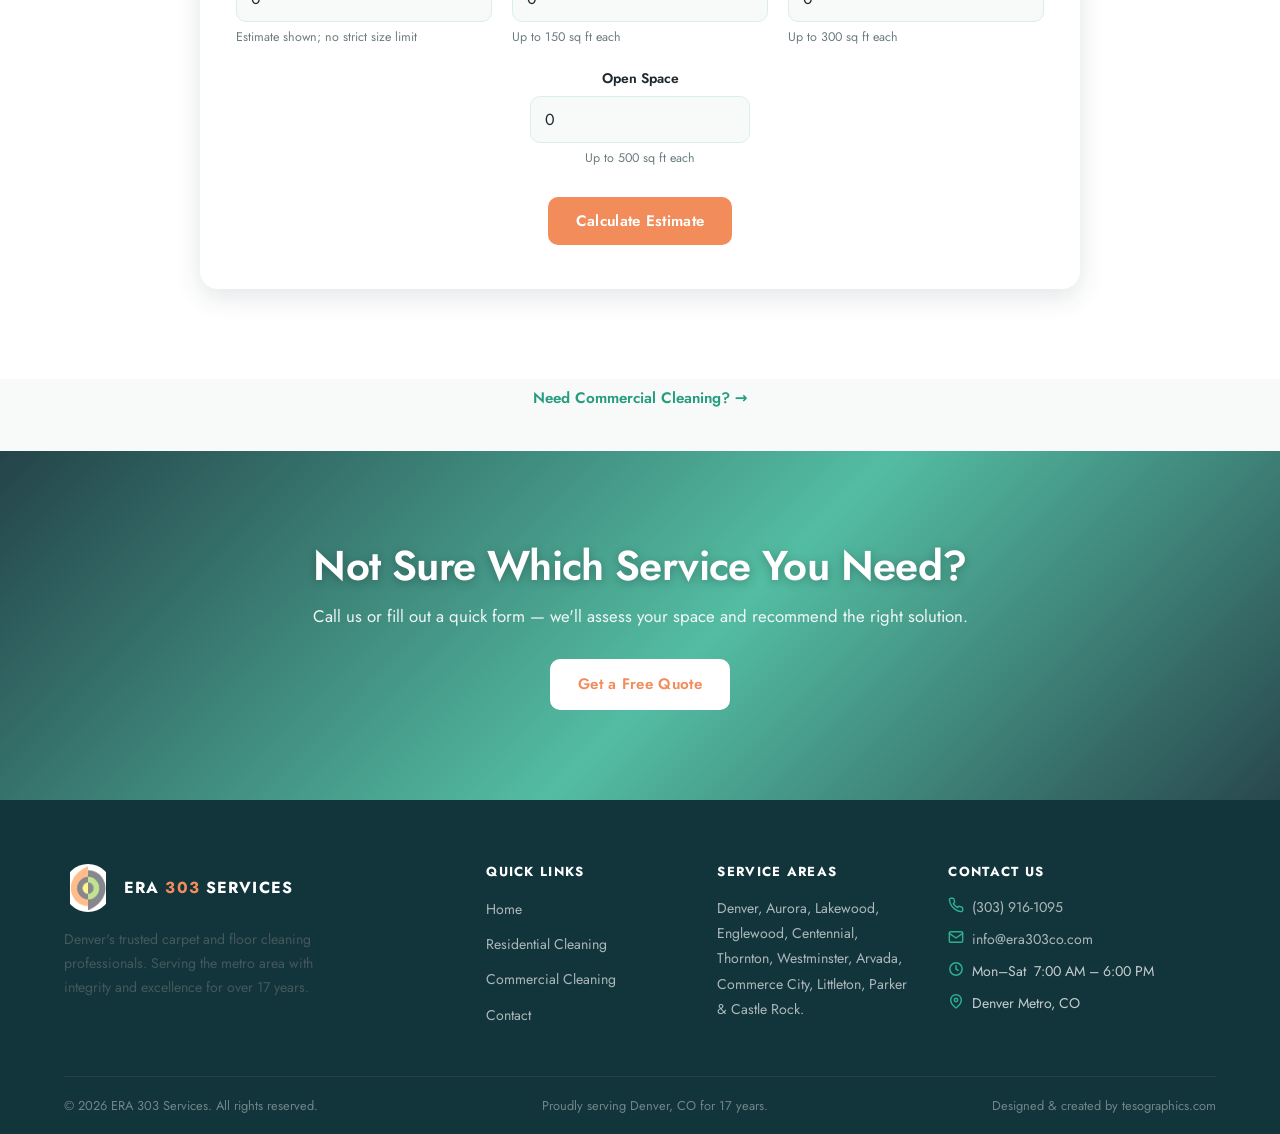
<file: residential.html>
<!DOCTYPE html>
<html lang="en">
<head>
  <meta charset="UTF-8" />
  <meta name="viewport" content="width=device-width, initial-scale=1.0" />
  <title>Residential Carpet &amp; Floor Cleaning | ERA 303 Services — Denver, CO</title>
  <meta name="description" content="Instant online estimate for residential carpet and floor cleaning in Denver. Living rooms, bedrooms, stairs, closets, hallways &amp; more — 17 years of trusted service." />
  <link rel="icon" type="image/x-icon" href="assets/favicon.ico" />
  <link rel="icon" type="image/png" sizes="32x32" href="assets/favicon-32x32.png" />
  <link rel="icon" type="image/png" sizes="16x16" href="assets/favicon-16x16.png" />
  <link rel="apple-touch-icon" sizes="180x180" href="assets/apple-touch-icon.png" />
  <link rel="stylesheet" href="styles.css" />
  <link rel="preconnect" href="https://fonts.googleapis.com" />
  <link rel="preconnect" href="https://fonts.gstatic.com" crossorigin />
  <link href="https://fonts.googleapis.com/css2?family=Cormorant+Garamond:ital,wght@0,400;0,500;0,600;0,700;1,400;1,600&family=Jost:wght@300;400;500;600;700&display=swap" rel="stylesheet" />
</head>
<body>

  <!-- TOP BAR -->
  <div class="top-bar">
    <div class="container">
      <span>Serving Denver &amp; Surrounding Areas &middot; 17 Years of Excellence</span>
      <a href="tel:+13039161095">(303) 916-1095</a>
    </div>
  </div>

  <!-- NAVBAR -->
  <header class="navbar">
    <div class="container">
      <nav class="nav-inner">
        <a href="index.html" class="nav-logo">
          <img src="assets/logo-icon.jpg" alt="ERA 303 Services Logo" />
          <span class="nav-logo-text">ERA <span>303</span> SERVICES</span>
        </a>
        <ul class="nav-links">
          <li><a href="index.html">Home</a></li>
          <li class="nav-dropdown">
            <button type="button" class="nav-dropdown-trigger" aria-haspopup="true" aria-expanded="false">Services <svg class="nav-caret" viewBox="0 0 24 24" fill="none" stroke="currentColor" stroke-width="2.4" stroke-linecap="round" stroke-linejoin="round"><path d="M6 9l6 6 6-6"/></svg></button>
            <div class="nav-dropdown-menu">
              <a href="residential.html"><svg viewBox="0 0 24 24" fill="none" stroke="currentColor" stroke-width="2.1" stroke-linecap="round" stroke-linejoin="round"><path d="M3.5 10.5L12 4l8.5 6.5"/><path d="M5.5 9.3V19a1 1 0 0 0 1 1h11a1 1 0 0 0 1-1V9.3"/><path d="M9.5 20v-5.3a1 1 0 0 1 1-1h3a1 1 0 0 1 1 1V20"/></svg> Residential Cleaning</a>
              <a href="commercial.html"><svg viewBox="0 0 24 24" fill="none" stroke="currentColor" stroke-width="2.1" stroke-linecap="round" stroke-linejoin="round"><rect x="5" y="3" width="14" height="18" rx="1"/><path d="M9 7.5h.01M9 11h.01M9 14.5h.01M15 7.5h.01M15 11h.01M15 14.5h.01"/><path d="M10 21v-3a2 2 0 0 1 4 0v3"/></svg> Commercial Cleaning</a>
            </div>
          </li>
          <li><a href="contact.html">Contact</a></li>
        </ul>
        <button class="hamburger" aria-label="Toggle menu" aria-expanded="false">
          <span></span><span></span><span></span>
        </button>
      </nav>
    </div>
    <nav class="mobile-nav" aria-label="Mobile navigation">
      <a href="index.html">Home</a>
      <div class="mobile-nav-dropdown">
        <button type="button" class="mobile-nav-dropdown-trigger" aria-haspopup="true" aria-expanded="false">Services <svg class="nav-caret" viewBox="0 0 24 24" fill="none" stroke="currentColor" stroke-width="2.4" stroke-linecap="round" stroke-linejoin="round"><path d="M6 9l6 6 6-6"/></svg></button>
        <div class="mobile-nav-dropdown-menu">
          <a href="residential.html"><svg viewBox="0 0 24 24" fill="none" stroke="currentColor" stroke-width="2.1" stroke-linecap="round" stroke-linejoin="round"><path d="M3.5 10.5L12 4l8.5 6.5"/><path d="M5.5 9.3V19a1 1 0 0 0 1 1h11a1 1 0 0 0 1-1V9.3"/><path d="M9.5 20v-5.3a1 1 0 0 1 1-1h3a1 1 0 0 1 1 1V20"/></svg> Residential Cleaning</a>
          <a href="commercial.html"><svg viewBox="0 0 24 24" fill="none" stroke="currentColor" stroke-width="2.1" stroke-linecap="round" stroke-linejoin="round"><rect x="5" y="3" width="14" height="18" rx="1"/><path d="M9 7.5h.01M9 11h.01M9 14.5h.01M15 7.5h.01M15 11h.01M15 14.5h.01"/><path d="M10 21v-3a2 2 0 0 1 4 0v3"/></svg> Commercial Cleaning</a>
        </div>
      </div>
      <a href="contact.html">Contact</a>
    </nav>
  </header>

  <main>

    <!-- PAGE HERO -->
    <section class="page-hero">
      <div class="page-hero-decor" aria-hidden="true">
        <span class="floral-icon" style="top:6%; left:4%; width:56px; height:56px; animation-duration:6.5s; animation-delay:0.0s;"><svg viewBox="0 0 24 24" fill="none" stroke="currentColor" stroke-width="1.6" stroke-linecap="round" stroke-linejoin="round"><circle cx="10" cy="4.3" r="2"/><circle cx="13.7" cy="6" r="2"/><circle cx="13.3" cy="10" r="2"/><circle cx="9" cy="10.3" r="2"/><circle cx="7" cy="6.5" r="2"/><circle cx="10.5" cy="7" r="1.3"/><path d="M10.5 9v9"/><path d="M10.5 14c-2 0-3.5-1.3-4-3"/><path d="M10.5 16.5c2 0 3.7-1.4 4.2-3.2"/></svg></span>
        <span class="floral-icon" style="top:14%; left:88%; width:30px; height:30px; animation-duration:4.0s; animation-delay:0.6s;"><svg viewBox="0 0 24 24" fill="currentColor"><path d="M12 2.5c.5 3.6 1.9 6 4.5 7.5-2.6 1.5-4 3.9-4.5 7.5-.5-3.6-1.9-6-4.5-7.5 2.6-1.5 4-3.9 4.5-7.5z"/></svg></span>
        <span class="floral-icon" style="top:68%; left:6%; width:46px; height:46px; animation-duration:5.5s; animation-delay:1.2s;"><svg viewBox="0 0 24 24" fill="none" stroke="currentColor" stroke-width="1.6" stroke-linecap="round" stroke-linejoin="round"><path d="M5 19c0-8 5-14 14-14 0 9-6 14-14 14z"/><path d="M5 19c3-4 6-7 9-10.5"/></svg></span>
        <span class="floral-icon" style="top:74%; left:90%; width:38px; height:38px; animation-duration:5.0s; animation-delay:0.3s;"><svg viewBox="0 0 24 24" fill="none" stroke="currentColor" stroke-width="1.6" stroke-linecap="round" stroke-linejoin="round"><path d="M12 3.5c3.5 4.5 6 8 6 11a6 6 0 1 1-12 0c0-3 2.5-6.5 6-11z"/></svg></span>
        <span class="floral-icon" style="top:10%; left:76%; width:42px; height:42px; animation-duration:6.0s; animation-delay:1.0s;"><svg viewBox="0 0 24 24" fill="none" stroke="currentColor" stroke-width="1.6" stroke-linecap="round" stroke-linejoin="round"><circle cx="12" cy="7" r="2.3"/><circle cx="16.5" cy="10" r="2.3"/><circle cx="14.8" cy="15.2" r="2.3"/><circle cx="9.2" cy="15.2" r="2.3"/><circle cx="7.5" cy="10" r="2.3"/><circle cx="12" cy="11" r="1.6"/></svg></span>
        <span class="floral-icon" style="top:84%; left:42%; width:44px; height:44px; animation-duration:5.5s; animation-delay:1.6s;"><svg viewBox="0 0 24 24" fill="none" stroke="currentColor" stroke-width="1.6" stroke-linecap="round" stroke-linejoin="round"><path d="M8 21c1.5-2 1.5-3.5 0-5.5S6.5 12 8 10"/><path d="M12 21c1.5-2 1.5-3.5 0-5.5S10.5 12 12 10"/><path d="M16 21c1.5-2 1.5-3.5 0-5.5S14.5 12 16 10"/></svg></span>
        <span class="floral-icon" style="top:52%; left:2%; width:36px; height:36px; animation-duration:7.0s; animation-delay:0.5s;"><svg viewBox="0 0 24 24" fill="none" stroke="currentColor" stroke-width="1.6" stroke-linecap="round" stroke-linejoin="round"><circle cx="10" cy="4.3" r="2"/><circle cx="13.7" cy="6" r="2"/><circle cx="13.3" cy="10" r="2"/><circle cx="9" cy="10.3" r="2"/><circle cx="7" cy="6.5" r="2"/><circle cx="10.5" cy="7" r="1.3"/><path d="M10.5 9v9"/><path d="M10.5 14c-2 0-3.5-1.3-4-3"/><path d="M10.5 16.5c2 0 3.7-1.4 4.2-3.2"/></svg></span>
        <span class="floral-icon" style="top:38%; left:94%; width:26px; height:26px; animation-duration:3.8s; animation-delay:1.8s;"><svg viewBox="0 0 24 24" fill="currentColor"><path d="M12 2.5c.5 3.6 1.9 6 4.5 7.5-2.6 1.5-4 3.9-4.5 7.5-.5-3.6-1.9-6-4.5-7.5 2.6-1.5 4-3.9 4.5-7.5z"/></svg></span>
        <span class="floral-icon" style="top:4%; left:42%; width:32px; height:32px; animation-duration:4.8s; animation-delay:0.9s;"><svg viewBox="0 0 24 24" fill="none" stroke="currentColor" stroke-width="1.6" stroke-linecap="round" stroke-linejoin="round"><path d="M5 19c0-8 5-14 14-14 0 9-6 14-14 14z"/><path d="M5 19c3-4 6-7 9-10.5"/></svg></span>
        <span class="floral-icon" style="top:88%; left:18%; width:30px; height:30px; animation-duration:4.5s; animation-delay:1.3s;"><svg viewBox="0 0 24 24" fill="none" stroke="currentColor" stroke-width="1.6" stroke-linecap="round" stroke-linejoin="round"><path d="M12 3.5c3.5 4.5 6 8 6 11a6 6 0 1 1-12 0c0-3 2.5-6.5 6-11z"/></svg></span>
        <span class="floral-icon" style="top:30%; left:14%; width:40px; height:40px; animation-duration:6.2s; animation-delay:2.0s;"><svg viewBox="0 0 24 24" fill="none" stroke="currentColor" stroke-width="1.6" stroke-linecap="round" stroke-linejoin="round"><circle cx="12" cy="7" r="2.3"/><circle cx="16.5" cy="10" r="2.3"/><circle cx="14.8" cy="15.2" r="2.3"/><circle cx="9.2" cy="15.2" r="2.3"/><circle cx="7.5" cy="10" r="2.3"/><circle cx="12" cy="11" r="1.6"/></svg></span>
        <span class="floral-icon" style="top:58%; left:60%; width:24px; height:24px; animation-duration:4.2s; animation-delay:0.4s;"><svg viewBox="0 0 24 24" fill="currentColor"><path d="M12 2.5c.5 3.6 1.9 6 4.5 7.5-2.6 1.5-4 3.9-4.5 7.5-.5-3.6-1.9-6-4.5-7.5 2.6-1.5 4-3.9 4.5-7.5z"/></svg></span>
        <span class="floral-icon" style="top:22%; left:60%; width:34px; height:34px; animation-duration:5.2s; animation-delay:1.5s;"><svg viewBox="0 0 24 24" fill="none" stroke="currentColor" stroke-width="1.6" stroke-linecap="round" stroke-linejoin="round"><path d="M5 19c0-8 5-14 14-14 0 9-6 14-14 14z"/><path d="M5 19c3-4 6-7 9-10.5"/></svg></span>
        <span class="floral-icon" style="top:46%; left:82%; width:28px; height:28px; animation-duration:4.6s; animation-delay:2.2s;"><svg viewBox="0 0 24 24" fill="none" stroke="currentColor" stroke-width="1.6" stroke-linecap="round" stroke-linejoin="round"><path d="M12 3.5c3.5 4.5 6 8 6 11a6 6 0 1 1-12 0c0-3 2.5-6.5 6-11z"/></svg></span>
        <span class="floral-icon" style="top:90%; left:68%; width:48px; height:48px; animation-duration:6.8s; animation-delay:0.7s;"><svg viewBox="0 0 24 24" fill="none" stroke="currentColor" stroke-width="1.6" stroke-linecap="round" stroke-linejoin="round"><circle cx="10" cy="4.3" r="2"/><circle cx="13.7" cy="6" r="2"/><circle cx="13.3" cy="10" r="2"/><circle cx="9" cy="10.3" r="2"/><circle cx="7" cy="6.5" r="2"/><circle cx="10.5" cy="7" r="1.3"/><path d="M10.5 9v9"/><path d="M10.5 14c-2 0-3.5-1.3-4-3"/><path d="M10.5 16.5c2 0 3.7-1.4 4.2-3.2"/></svg></span>
        <span class="floral-icon" style="top:28%; left:30%; width:30px; height:30px; animation-duration:5.0s; animation-delay:1.9s;"><svg viewBox="0 0 24 24" fill="none" stroke="currentColor" stroke-width="1.6" stroke-linecap="round" stroke-linejoin="round"><path d="M8 21c1.5-2 1.5-3.5 0-5.5S6.5 12 8 10"/><path d="M12 21c1.5-2 1.5-3.5 0-5.5S10.5 12 12 10"/><path d="M16 21c1.5-2 1.5-3.5 0-5.5S14.5 12 16 10"/></svg></span>
      </div>
      <div class="container">
        <span class="overline">For Your Home</span>
        <h1>Residential Carpet &amp; Floor Cleaning</h1>
        <p>Deep, safe, professional cleaning for every room in your home — get an instant estimate below.</p>
      </div>
    </section>

    <!-- SERVICES OVERVIEW -->
    <section class="section">
      <div class="container">
        <div class="section-header fade-up">
          <span class="overline">What We Do</span>
          <h2>Residential Services</h2>
          <p>From deep carpet cleaning to hard floor restoration, we handle every surface in your home with care.</p>
          <div class="divider"></div>
        </div>
        <div class="services-grid">
          <div class="service-card fade-up delay-1">
            <div class="service-icon"><svg viewBox="0 0 24 24" fill="none" stroke="currentColor" stroke-width="2.1" stroke-linecap="round" stroke-linejoin="round"><rect x="3.5" y="5.5" width="17" height="13" rx="1.5"/><path d="M7 5.5v13M17 5.5v13" stroke-width="1.5" stroke-dasharray="1.4 2.4"/><path d="M9.3 15.3l1.4 1.4 3.6-3.8"/></svg></div>
            <h3>Full Carpet Cleaning</h3>
            <p>Deep steam cleaning that removes dirt, allergens, and stains down to the fiber base. Safe for kids and pets.</p>
          </div>
          <div class="service-card fade-up delay-2">
            <div class="service-icon"><svg viewBox="0 0 24 24" fill="none" stroke="currentColor" stroke-width="2.1" stroke-linecap="round" stroke-linejoin="round"><rect x="3.5" y="3.5" width="17" height="17" rx="1.5"/><path d="M12 3.5v17M3.5 12h17"/><path fill="currentColor" stroke="none" d="M16.1 6.1l.55 1.25 1.25.55-1.25.55-.55 1.25-.55-1.25-1.25-.55 1.25-.55z"/></svg></div>
            <h3>Tile &amp; Hard Floor Cleaning</h3>
            <p>High-pressure cleaning and grout sealing to restore the original shine of tile and hard surfaces.</p>
          </div>
          <div class="service-card fade-up delay-3">
            <div class="service-icon"><svg viewBox="0 0 24 24" fill="currentColor"><ellipse cx="12" cy="15.3" rx="4.2" ry="3.5"/><ellipse cx="6.4" cy="10.7" rx="1.7" ry="2.1" transform="rotate(-18 6.4 10.7)"/><ellipse cx="10.1" cy="7.5" rx="1.7" ry="2.2" transform="rotate(-6 10.1 7.5)"/><ellipse cx="14.1" cy="7.5" rx="1.7" ry="2.2" transform="rotate(6 14.1 7.5)"/><ellipse cx="17.8" cy="10.7" rx="1.7" ry="2.1" transform="rotate(18 17.8 10.7)"/></svg></div>
            <h3>Pet Odor Treatment</h3>
            <p>Enzymatic treatment that eliminates pet odors and stains at the source — not just masks them.</p>
          </div>
          <div class="service-card fade-up delay-4">
            <div class="service-icon"><svg viewBox="0 0 24 24" fill="none" stroke="currentColor" stroke-width="2.1" stroke-linecap="round" stroke-linejoin="round"><path d="M3 8.2h10.8a2.4 2.4 0 1 0-2.2-3.3"/><path d="M3 12.5h14.3a2.5 2.5 0 1 1-2.3 3.5"/><path d="M3 16.8h8.3a2 2 0 1 1-1.8 2.8"/></svg></div>
            <h3>Odor Removal / Ozone</h3>
            <p>Industrial-grade ozone fogging for smoke, mold, and persistent odors — reaches every surface.</p>
          </div>
        </div>
      </div>
    </section>

    <!-- CALCULATOR -->
    <section class="section section-alt" id="estimate">
      <div class="container">
        <div class="section-header fade-up">
          <span class="overline">Instant Estimate</span>
          <h2>Calculate Your Cleaning Cost</h2>
          <p>Tell us how many of each room you need cleaned, using the maximum size listed for each room type.</p>
          <div class="divider"></div>
        </div>

        <div class="calculator-card fade-up" id="residentialCalculator">
          <div class="calc-grid">
            <div class="calc-item">
              <label for="calc-living">Living Rooms</label>
              <input type="number" id="calc-living" min="0" value="0" data-sqft="300" data-label="Living Room" />
              <span class="calc-note">Up to 300 sq ft each</span>
            </div>
            <div class="calc-item">
              <label for="calc-bedroom">Bedrooms</label>
              <input type="number" id="calc-bedroom" min="0" value="0" data-sqft="200" data-label="Bedroom" />
              <span class="calc-note">Up to 200 sq ft each</span>
            </div>
            <div class="calc-item">
              <label for="calc-stair">Staircases</label>
              <input type="number" id="calc-stair" min="0" value="0" data-sqft="60" data-label="Staircase" />
              <span class="calc-note">Up to 14 stairs each</span>
            </div>
            <div class="calc-item">
              <label for="calc-closet">Walk-in Closets</label>
              <input type="number" id="calc-closet" min="0" value="0" data-sqft="40" data-label="Walk-in Closet" />
              <span class="calc-note">Estimate shown; no strict size limit</span>
            </div>
            <div class="calc-item">
              <label for="calc-hallway">Hallways</label>
              <input type="number" id="calc-hallway" min="0" value="0" data-sqft="150" data-label="Hallway" />
              <span class="calc-note">Up to 150 sq ft each</span>
            </div>
            <div class="calc-item">
              <label for="calc-dining">Family Rooms</label>
              <input type="number" id="calc-dining" min="0" value="0" data-sqft="300" data-label="Family Room" />
              <span class="calc-note">Up to 300 sq ft each</span>
            </div>
            <div class="calc-item">
              <label for="calc-open">Open Space</label>
              <input type="number" id="calc-open" min="0" value="0" data-sqft="500" data-label="Open Space" />
              <span class="calc-note">Up to 500 sq ft each</span>
            </div>
          </div>

          <div class="calc-actions">
            <button type="button" class="btn btn-primary" id="calcBtn">Calculate Estimate</button>
          </div>

          <div class="calc-result" id="calcResult">
            <span class="calc-result-label">Estimated Cleaning Price</span>
            <div class="calc-result-amount" id="calcResultAmount">$0</div>
            <p class="calc-result-basis">Estimate based on the maximum square footage assigned to each selected space.</p>
            <p class="calc-result-note">This is an estimate, not a final quote. Actual pricing may vary based on the actual size and condition of the carpet and the scope of work. Final pricing will be confirmed by ERA 303.</p>
            <p class="calc-result-prompt">Want us to confirm your price?</p>
            <button type="button" class="btn btn-olive" id="scheduleBtn">Ready to Schedule &rarr;</button>
          </div>

          <!-- Shown instead of a price when the job is big (>10 rooms or >4 staircases) — a flat sq-ft formula isn't accurate at that size. -->
          <div class="calc-bigjob" id="calcBigJob">
            <h3>Need a More Accurate Quote?</h3>
            <p>For larger or more complex projects, contact ERA 303 for a personalized quote.</p>
            <a href="contact.html" class="btn btn-primary">Request a Quote &rarr;</a>
          </div>

          <div class="calc-lead-form" id="calcLeadForm">
            <h4>Great! Where should we send your info?</h4>
            <div class="form-row">
              <div class="form-group">
                <label for="calcName">Name *</label>
                <input type="text" id="calcName" placeholder="Jane Smith" required />
              </div>
              <div class="form-group">
                <label for="calcPhone">Phone *</label>
                <input type="tel" id="calcPhone" placeholder="(303) 000-0000" required />
              </div>
            </div>
            <div class="form-group">
              <label for="calcEmail">Email *</label>
              <input type="email" id="calcEmail" placeholder="jane@example.com" required />
            </div>
            <div class="form-group">
              <label for="calcNotes">Anything we should know? <span style="font-weight:400;color:var(--charcoal-lt);">(optional)</span></label>
              <textarea id="calcNotes" placeholder="e.g. I'm only home on Fridays, please use the side door, etc."></textarea>
            </div>
            <button type="button" class="btn btn-primary form-submit" id="calcSubmitBtn">Send My Request</button>
            <div class="calc-thank-you" id="calcThankYou">
              <div class="thank-you-icon"><svg viewBox="0 0 24 24" fill="none" stroke="currentColor" stroke-width="2.2" stroke-linecap="round" stroke-linejoin="round"><circle cx="12" cy="12" r="9.25"/><path d="M8 12.5l2.5 2.5 5.5-6"/></svg></div>
              <h3>Thank You!</h3>
              <p>Jesse will reach out shortly to confirm your appointment. For urgent requests, call <a href="tel:+13039161095" style="color:var(--salmon);font-weight:600;">(303) 916-1095</a>.</p>
            </div>
          </div>
        </div>
      </div>
    </section>

    <!-- CROSS-LINK -->
    <div class="cross-link">
      <div class="container">
        <a href="commercial.html" class="cross-link-text">Need Commercial Cleaning? &rarr;</a>
      </div>
    </div>

    <!-- CTA BANNER -->
    <section class="cta-banner">
      <div class="container">
        <h2 class="fade-up">Not Sure Which Service You Need?</h2>
        <p class="fade-up delay-1">Call us or fill out a quick form — we'll assess your space and recommend the right solution.</p>
        <a href="contact.html" class="btn btn-white fade-up delay-2">Get a Free Quote</a>
      </div>
    </section>

  </main>

  <!-- FOOTER -->
  <footer class="footer">
    <div class="container">
      <div class="footer-grid">
        <div class="footer-brand">
          <div class="footer-logo-wrap">
            <img src="assets/logo-icon.jpg" alt="ERA 303 Services Logo" />
            <div class="footer-logo-name">ERA <span>303</span> SERVICES</div>
          </div>
          <p class="footer-tagline">Denver's trusted carpet and floor cleaning professionals. Serving the metro area with integrity and excellence for over 17 years.</p>
        </div>
        <div>
          <h4>Quick Links</h4>
          <ul>
            <li><a href="index.html">Home</a></li>
            <li><a href="residential.html">Residential Cleaning</a></li>
            <li><a href="commercial.html">Commercial Cleaning</a></li>
            <li><a href="contact.html">Contact</a></li>
          </ul>
        </div>
        <div>
          <h4>Service Areas</h4>
          <p style="font-size:.88rem;line-height:1.8;color:rgba(255,255,255,.65);">Denver, Aurora, Lakewood, Englewood, Centennial, Thornton, Westminster, Arvada, Commerce City, Littleton, Parker &amp; Castle Rock.</p>
        </div>
        <div>
          <h4>Contact Us</h4>
          <ul class="footer-contact">
            <li><span class="fc-icon"><svg viewBox="0 0 24 24" fill="none" stroke="currentColor" stroke-width="2.2" stroke-linecap="round" stroke-linejoin="round"><path d="M22 16.92v3a2 2 0 0 1-2.18 2 19.79 19.79 0 0 1-8.63-3.07 19.5 19.5 0 0 1-6-6 19.79 19.79 0 0 1-3.07-8.67A2 2 0 0 1 4.11 2h3a2 2 0 0 1 2 1.72c.127.96.361 1.903.7 2.81a2 2 0 0 1-.45 2.11L8.09 9.91a16 16 0 0 0 6 6l1.27-1.27a2 2 0 0 1 2.11-.45c.907.339 1.85.573 2.81.7A2 2 0 0 1 22 16.92z"/></svg></span><a href="tel:+13039161095">(303) 916-1095</a></li>
            <li><span class="fc-icon"><svg viewBox="0 0 24 24" fill="none" stroke="currentColor" stroke-width="2.2" stroke-linecap="round" stroke-linejoin="round"><rect x="2" y="4" width="20" height="16" rx="2"/><path d="M22 6.5l-10 7L2 6.5"/></svg></span><a href="mailto:info@era303co.com">info@era303co.com</a></li>
            <li><span class="fc-icon"><svg viewBox="0 0 24 24" fill="none" stroke="currentColor" stroke-width="2.2" stroke-linecap="round" stroke-linejoin="round"><circle cx="12" cy="12" r="9.25"/><path d="M12 7v5l3.3 2"/></svg></span><span>Mon&ndash;Sat &nbsp;7:00 AM &ndash; 6:00 PM</span></li>
            <li><span class="fc-icon"><svg viewBox="0 0 24 24" fill="none" stroke="currentColor" stroke-width="2.2" stroke-linecap="round" stroke-linejoin="round"><path d="M20 10.5c0 6-8 12-8 12s-8-6-8-12a8 8 0 1 1 16 0z"/><circle cx="12" cy="10.5" r="2.6"/></svg></span><span>Denver Metro, CO</span></li>
          </ul>
        </div>
      </div>
      <div class="footer-bottom">
        <span>&copy; 2026 ERA 303 Services. All rights reserved.</span>
        <span>Proudly serving Denver, CO for 17 years.</span>
        <span>Designed &amp; created by <a href="https://tesographics.com" target="_blank" rel="noopener" class="footer-credit">tesographics.com</a></span>
      </div>
    </div>
  </footer>

  <script src="main.js"></script>
</body>
</html>
</file>
<file: styles.css>
/* ============================================
   ERA 303 Services — styles.css
   ============================================ */

/* --- Google Fonts --- */
@import url('https://fonts.googleapis.com/css2?family=Cormorant+Garamond:ital,wght@0,400;0,500;0,600;0,700;1,400;1,600&family=Jost:wght@300;400;500;600;700&display=swap');

/* --- CSS Variables --- */
:root {
  /* ERA 303 — bright, clean, cleaning-focused palette.
     Coral is the accent for conversion/emphasis moments: primary CTA
     buttons, the phone link, active nav state, overlines/dividers,
     price emphasis, the "big job" card. Teal carries the structural,
     more frequent elements (icons, secondary "schedule" buttons,
     the estimate card border) so coral stays an accent, not the
     dominant color. Navy is reserved for dark panels (top bar,
     footer, inner page banners) — most of the site stays light. */
  --navy:        #12343B;
  --olive:       #2FAF8F;   /* Teal — primary actions */
  --olive-dk:    #259C7E;
  --mint:        #EAF7F3;   /* Light Mint — soft surfaces, icon chips */
  --salmon:      #F28C5B;   /* Coral — sparing accents */
  --salmon-dk:   #DD7440;
  --offwhite:    #F8FAF9;   /* Off-white page background */
  --dark:        #1E2930;   /* Dark text — headings */
  --white:       #ffffff;
  --charcoal:    #45585C;   /* body copy */
  --charcoal-lt: #6C7C80;   /* muted/secondary text */
  --charcoal-dk: #12343B;   /* Navy — dark panels/footer/banners */
  --shadow-sm:   0 2px 8px rgba(18,52,59,.07);
  --shadow-md:   0 8px 26px rgba(18,52,59,.12);
  --shadow-lg:   0 14px 42px rgba(18,52,59,.16);
  --radius:      10px;
  --radius-lg:   18px;
  --transition:  .3s ease;
  --font-display: 'Cormorant Garamond', Georgia, serif;
  --font-body:    'Jost', system-ui, sans-serif;
}

/* --- Reset --- */
*, *::before, *::after { box-sizing: border-box; margin: 0; padding: 0; }
html { scroll-behavior: smooth; }
body {
  font-family: var(--font-body);
  background: var(--offwhite);
  color: var(--dark);
  line-height: 1.65;
  font-size: 16px;
}
img { display: block; max-width: 100%; }
a { color: inherit; text-decoration: none; }
ul { list-style: none; }
button { cursor: pointer; font-family: var(--font-body); border: none; }

/* --- Typography --- */
h1, h2, h3, h4 { font-family: var(--font-body); line-height: 1.2; color: var(--dark); }
h1 { font-size: clamp(2rem, 5vw, 3.5rem); font-weight: 700; letter-spacing: -0.02em; }
h2 { font-size: clamp(1.6rem, 3.5vw, 2.5rem); font-weight: 600; letter-spacing: -0.015em; }
h3 { font-size: clamp(1.15rem, 2.5vw, 1.6rem); font-weight: 600; letter-spacing: -0.01em; }
h4 { font-size: 1.1rem; font-weight: 600; letter-spacing: 0; }
p  { font-size: 1rem; color: var(--charcoal); }

/* ============================================
   TOP BAR
   ============================================ */
.top-bar {
  background: var(--charcoal-dk);
  color: #ccc;
  font-size: .82rem;
  font-weight: 400;
  letter-spacing: .02em;
  padding: 7px 0;
}
.top-bar .container {
  display: flex;
  justify-content: space-between;
  align-items: center;
  gap: 12px;
}
.top-bar a {
  color: var(--salmon);
  font-weight: 600;
  transition: color var(--transition);
}
.top-bar a:hover { color: var(--mint); }

/* ============================================
   NAVBAR
   ============================================ */
.navbar {
  background: var(--white);
  box-shadow: var(--shadow-sm);
  position: sticky;
  top: 0;
  z-index: 1000;
  transition: box-shadow var(--transition);
}
.navbar.scrolled { box-shadow: var(--shadow-md); }
.nav-inner {
  display: flex;
  align-items: center;
  justify-content: space-between;
  padding: 10px 0;
  gap: 16px;
}
.nav-logo {
  display: flex;
  align-items: center;
  gap: 12px;
  text-decoration: none;
}
.nav-logo img {
  height: 54px;
  width: 54px;
  object-fit: contain;
  border-radius: 50%;
}
.nav-logo-text {
  font-family: var(--font-body);
  font-size: 1.05rem;
  font-weight: 300;
  color: var(--dark);
  line-height: 1.2;
  text-transform: uppercase;
  letter-spacing: 0.1em;
}
.nav-logo-text span { color: var(--salmon); }
.nav-links {
  display: flex;
  align-items: center;
  gap: 4px;
}
.nav-links a {
  font-size: .82rem;
  font-weight: 500;
  letter-spacing: .07em;
  text-transform: uppercase;
  padding: 7px 14px;
  border-radius: 6px;
  color: var(--charcoal);
  transition: background var(--transition), color var(--transition);
}
.nav-links a:hover { background: var(--offwhite); color: var(--dark); }
.nav-links a.active { color: var(--salmon); font-weight: 600; }
.nav-cta {
  background: var(--salmon);
  color: var(--white) !important;
  padding: 9px 20px !important;
  border-radius: var(--radius) !important;
  font-weight: 600 !important;
  transition: background var(--transition), transform var(--transition) !important;
}
.nav-cta:hover { background: #259C7E !important; transform: translateY(-1px); }

/* Services dropdown (desktop) */
.nav-dropdown { position: relative; }
.nav-dropdown-trigger {
  display: inline-flex;
  align-items: center;
  gap: 4px;
  background: none;
  font-family: inherit;
  font-size: .82rem;
  font-weight: 500;
  letter-spacing: .07em;
  text-transform: uppercase;
  padding: 7px 14px;
  border-radius: 6px;
  color: var(--charcoal);
  cursor: pointer;
  transition: background var(--transition), color var(--transition);
}
.nav-dropdown-trigger:hover,
.nav-dropdown-trigger:focus-visible { background: var(--offwhite); color: var(--dark); }
.nav-dropdown-trigger.active { color: var(--salmon); font-weight: 600; }
.nav-caret { width: 11px; height: 11px; flex-shrink: 0; transition: transform var(--transition); }
.nav-dropdown.open .nav-caret,
.mobile-nav-dropdown.open .nav-caret { transform: rotate(180deg); }

.nav-dropdown-menu {
  position: absolute;
  top: calc(100% + 10px);
  left: 50%;
  transform: translateX(-50%) translateY(6px);
  min-width: 230px;
  background: var(--white);
  border-radius: var(--radius);
  box-shadow: var(--shadow-lg);
  border: 1px solid #ece9e3;
  padding: 8px;
  display: flex;
  flex-direction: column;
  gap: 2px;
  opacity: 0;
  visibility: hidden;
  transition: opacity .2s ease, transform .2s ease, visibility .2s;
  z-index: 1001;
}
.nav-dropdown:hover .nav-dropdown-menu,
.nav-dropdown.open .nav-dropdown-menu {
  opacity: 1;
  visibility: visible;
  transform: translateX(-50%) translateY(0);
}
.nav-dropdown-menu a {
  display: flex;
  align-items: center;
  gap: 10px;
  padding: 10px 12px;
  border-radius: 8px;
  font-size: .85rem;
  font-weight: 600;
  letter-spacing: 0;
  text-transform: none;
  color: var(--dark);
  transition: background var(--transition), color var(--transition);
}
.nav-dropdown-menu a:hover { background: var(--mint); color: var(--olive-dk); }
.nav-dropdown-menu a svg { width: 18px; height: 18px; color: var(--olive); flex-shrink: 0; }

/* Services accordion (mobile) */
.mobile-nav-dropdown-trigger {
  width: 100%;
  display: flex;
  align-items: center;
  justify-content: space-between;
  background: none;
  font-family: inherit;
  padding: 11px 24px;
  font-size: .82rem;
  font-weight: 500;
  letter-spacing: .07em;
  text-transform: uppercase;
  color: var(--charcoal);
  cursor: pointer;
  transition: background var(--transition);
}
.mobile-nav-dropdown-trigger:hover { background: var(--offwhite); }
.mobile-nav-dropdown-trigger.active { color: var(--salmon); font-weight: 600; }
.mobile-nav-dropdown-menu {
  display: none;
  flex-direction: column;
  background: var(--mint);
  padding: 4px 24px 8px 40px;
}
.mobile-nav-dropdown.open .mobile-nav-dropdown-menu { display: flex; }
.mobile-nav-dropdown-menu a {
  display: flex;
  align-items: center;
  gap: 10px;
  padding: 11px 0;
  font-size: .86rem;
  font-weight: 600;
  color: var(--dark);
}
.mobile-nav-dropdown-menu a svg { width: 18px; height: 18px; color: var(--olive); flex-shrink: 0; }

/* Hamburger */
.hamburger {
  display: none;
  flex-direction: column;
  gap: 5px;
  background: none;
  padding: 6px;
  border-radius: 6px;
}
.hamburger span {
  display: block;
  width: 24px;
  height: 2px;
  background: var(--dark);
  border-radius: 2px;
  transition: transform var(--transition), opacity var(--transition);
}
.hamburger.open span:nth-child(1) { transform: translateY(7px) rotate(45deg); }
.hamburger.open span:nth-child(2) { opacity: 0; }
.hamburger.open span:nth-child(3) { transform: translateY(-7px) rotate(-45deg); }

/* Mobile nav */
.mobile-nav {
  display: none;
  flex-direction: column;
  background: var(--white);
  border-top: 1px solid #eee;
  padding: 12px 0 16px;
}
.mobile-nav.open { display: flex; }
.mobile-nav a {
  padding: 11px 24px;
  font-size: .82rem;
  font-weight: 500;
  letter-spacing: .07em;
  text-transform: uppercase;
  color: var(--charcoal);
  transition: background var(--transition);
}
.mobile-nav a:hover { background: var(--offwhite); }
.mobile-nav a.active { color: var(--salmon); font-weight: 600; }
.mobile-nav .nav-cta {
  margin: 8px 24px 0;
  text-align: center;
  padding: 11px 20px !important;
  border-radius: var(--radius) !important;
  background: var(--salmon) !important;
  color: var(--white) !important;
}

/* ============================================
   CONTAINER
   ============================================ */
.container {
  width: 90%;
  max-width: 1180px;
  margin: 0 auto;
}

/* ============================================
   BUTTONS
   ============================================ */
.btn {
  display: inline-flex;
  align-items: center;
  justify-content: center;
  gap: 8px;
  padding: 13px 28px;
  border-radius: var(--radius);
  font-size: .95rem;
  font-weight: 600;
  letter-spacing: .02em;
  transition: transform var(--transition), box-shadow var(--transition), background var(--transition);
}
.btn svg { width: 18px; height: 18px; flex-shrink: 0; }
.btn:hover { transform: translateY(-2px); box-shadow: var(--shadow-md); }
/* Coral is the primary CTA color — Calculate, Send Request, Get a Free
   Quote, hero buttons — restored for energy/conversion emphasis. */
.btn-primary { background: var(--salmon); color: var(--white); }
.btn-primary:hover { background: var(--salmon-dk); }
.btn-outline {
  background: transparent;
  color: var(--white);
  border: 2px solid rgba(255,255,255,.7);
}
.btn-outline:hover { background: rgba(255,255,255,.12); border-color: var(--white); }
.btn-dark { background: var(--dark); color: var(--white); }
.btn-dark:hover { background: var(--charcoal-dk); }
/* Teal secondary — Ready to Schedule / Book My Free Visit — keeps coral
   from becoming the only color on a page that already has a coral
   primary button nearby. */
.btn-olive { background: var(--olive); color: var(--dark); }
.btn-olive:hover { background: var(--olive-dk); color: var(--white); }
.btn-outline-dark {
  background: transparent;
  color: var(--dark);
  border: 2px solid #d8d3c9;
}
.btn-outline-dark:hover { background: var(--offwhite); border-color: var(--dark); }

/* ============================================
   HERO (HOME)
   ============================================ */
.hero {
  position: relative;
  min-height: 88vh;
  display: flex;
  align-items: center;
  overflow: hidden;
}
.hero-video {
  position: absolute;
  inset: 0;
  width: 100%;
  height: 100%;
  object-fit: cover;
  object-position: center;
  filter: brightness(0.72) saturate(0.8) contrast(1.05);
  pointer-events: none;
}
.hero-overlay {
  position: absolute;
  inset: 0;
  background: linear-gradient(
    to right,
    rgba(10,10,10,.72) 0%,
    rgba(20,20,20,.55) 50%,
    rgba(10,10,10,.25) 80%,
    rgba(5,5,5,.08)   100%
  );
}
.hero-content {
  position: relative;
  z-index: 2;
  max-width: 700px;
  padding: 80px 0;
}
.hero-badge {
  display: inline-flex;
  align-items: center;
  gap: 8px;
  background: rgba(255,255,255,.12);
  border: 1px solid rgba(255,255,255,.25);
  color: var(--mint);
  font-size: .82rem;
  font-weight: 600;
  letter-spacing: .08em;
  text-transform: uppercase;
  padding: 6px 14px;
  border-radius: 30px;
  margin-bottom: 20px;
}
.hero-badge svg { width: 15px; height: 15px; flex-shrink: 0; }
.hero h1 { color: var(--white); margin-bottom: 18px; text-shadow: 0 2px 12px rgba(0,0,0,.3); }
.hero-sub {
  font-size: 1.12rem;
  color: rgba(255,255,255,.88);
  margin-bottom: 32px;
  max-width: 540px;
}
.hero-buttons { display: flex; gap: 14px; flex-wrap: wrap; margin-bottom: 40px; }
.hero-stars {
  display: flex;
  align-items: center;
  gap: 10px;
  color: rgba(255,255,255,.8);
  font-size: .88rem;
}
.stars { display: inline-flex; align-items: center; gap: 2px; color: var(--salmon); }
.stars svg { width: 16px; height: 16px; }
.hero-trust-icon { width: 18px; height: 18px; flex-shrink: 0; color: var(--mint); }

/* ============================================
   SERVICES MARQUEE
   Infinite left-scrolling strip of services, aqua text on white.
   Track holds the item list twice back-to-back so translateX(-50%)
   loops seamlessly.
   ============================================ */
.services-marquee {
  background: var(--white);
  padding: 20px 0;
  overflow: hidden;
  border-top: 1px solid #ece9e3;
  border-bottom: 1px solid #ece9e3;
}
.marquee-track {
  display: flex;
  align-items: center;
  gap: 16px;
  width: max-content;
  animation: marquee-scroll 26s linear infinite;
}
.services-marquee:hover .marquee-track { animation-play-state: paused; }
.marquee-item {
  font-size: .95rem;
  font-weight: 700;
  letter-spacing: .04em;
  text-transform: uppercase;
  color: var(--olive);
  white-space: nowrap;
}
.marquee-dot { color: var(--olive); opacity: .45; font-size: .9rem; }
@keyframes marquee-scroll {
  from { transform: translateX(0); }
  to   { transform: translateX(-50%); }
}
@media (prefers-reduced-motion: reduce) {
  .marquee-track { animation: none; }
}

/* ============================================
   SECTION COMMON
   ============================================ */
.section { padding: 90px 0; }
.section-alt { background: var(--white); }
.section-header { text-align: center; margin-bottom: 56px; }
.section-header .overline {
  display: inline-block;
  font-size: .78rem;
  font-weight: 700;
  letter-spacing: .12em;
  text-transform: uppercase;
  color: var(--salmon);
  margin-bottom: 10px;
}
.section-header h2 { margin-bottom: 14px; }
.section-header p { color: var(--charcoal-lt); max-width: 560px; margin: 0 auto; }
.divider {
  width: 48px;
  height: 3px;
  background: var(--salmon);
  border-radius: 2px;
  margin: 14px auto 0;
}

/* ============================================
   SERVICES CARDS (HOME PREVIEW)
   ============================================ */
.services-grid {
  display: grid;
  grid-template-columns: repeat(auto-fit, minmax(210px, 1fr));
  gap: 24px;
}
.service-card {
  background: var(--white);
  border-radius: var(--radius-lg);
  padding: 32px 24px 28px;
  box-shadow: var(--shadow-sm);
  border: 1px solid #ece9e3;
  transition: transform var(--transition), box-shadow var(--transition);
  display: flex;
  flex-direction: column;
  gap: 12px;
}
.service-card:hover { transform: translateY(-5px); box-shadow: var(--shadow-md); }
.service-icon {
  width: 52px;
  height: 52px;
  border-radius: 12px;
  background: var(--mint);
  display: flex;
  align-items: center;
  justify-content: center;
  align-self: center;
}
.service-icon svg { width: 26px; height: 26px; color: var(--olive); }
.service-card h3 { font-size: 1.15rem; }
.service-card p { font-size: .9rem; flex: 1; }
.service-card .learn-more {
  font-size: .85rem;
  font-weight: 700;
  color: var(--salmon);
  letter-spacing: .03em;
  display: inline-flex;
  align-items: center;
  gap: 4px;
  transition: gap var(--transition);
}
.service-card:hover .learn-more { gap: 8px; }

/* ============================================
   WHY CHOOSE US
   ============================================ */
.features-grid {
  display: grid;
  grid-template-columns: repeat(auto-fit, minmax(220px, 1fr));
  gap: 28px;
}
.feature-block {
  text-align: center;
  padding: 36px 24px;
  border-radius: var(--radius-lg);
  background: var(--offwhite);
  border: 1px solid #ece9e3;
  transition: transform var(--transition), box-shadow var(--transition);
}
.feature-block:hover { transform: translateY(-4px); box-shadow: var(--shadow-sm); }
.feature-icon {
  width: 62px;
  height: 62px;
  border-radius: 50%;
  background: var(--salmon);
  color: var(--white);
  font-size: 1.6rem;
  display: flex;
  align-items: center;
  justify-content: center;
  margin: 0 auto 18px;
}
.feature-block h3 { font-size: 1.1rem; margin-bottom: 8px; }
.feature-block p { font-size: .88rem; }

/* ============================================
   TESTIMONIALS
   ============================================ */
.testimonials-grid {
  display: grid;
  grid-template-columns: repeat(auto-fit, minmax(280px, 1fr));
  gap: 26px;
}
.testimonial-card {
  background: var(--white);
  border-radius: var(--radius-lg);
  padding: 30px 28px;
  box-shadow: var(--shadow-sm);
  border-left: 4px solid var(--salmon);
  transition: transform var(--transition), box-shadow var(--transition);
}
.testimonial-card:hover { transform: translateY(-4px); box-shadow: var(--shadow-md); }
.testimonial-stars { color: var(--salmon); font-size: 1rem; margin-bottom: 12px; }
.testimonial-text {
  font-size: .95rem;
  color: var(--charcoal);
  font-style: italic;
  margin-bottom: 18px;
  line-height: 1.7;
}
.testimonial-author strong { font-size: .9rem; font-weight: 600; color: var(--dark); }
.testimonial-author span { font-size: .82rem; color: var(--charcoal-lt); }

/* ============================================
   CTA BANNER
   ============================================ */
.cta-banner {
  position: relative;
  padding: 90px 0;
  text-align: center;
  overflow: hidden;
  background-image: url('assets/denver-skyline.jpg');
  background-size: cover;
  background-position: center 55%;
  background-attachment: fixed;
}
.cta-banner::before {
  content: '';
  position: absolute;
  inset: 0;
  background: linear-gradient(
    135deg,
    rgba(18,52,59, .92) 0%,
    rgba(47,175,143, .82) 55%,
    rgba(18,52,59, .90) 100%
  );
}
.cta-banner .container { position: relative; z-index: 1; }
.cta-banner h2 { color: var(--white); font-size: clamp(1.8rem, 3.5vw, 2.6rem); margin-bottom: 12px; text-shadow: 0 2px 10px rgba(0,0,0,.25); }
.cta-banner p { color: rgba(255,255,255,.92); margin-bottom: 28px; font-size: 1.05rem; }
.btn-white { background: var(--white); color: var(--salmon); }
.btn-white:hover { background: var(--mint); }

/* ============================================
   PAGE HERO (inner pages)
   ============================================ */
.page-hero {
  position: relative;
  overflow: hidden;
  background: var(--charcoal-dk);
  padding: 72px 0 60px;
  text-align: center;
}
.page-hero .container { position: relative; z-index: 1; }

/* Floating decorative icons — flowers, sparkle, leaf, droplet, aroma
   swirl — drifting slowly at low opacity, like a soft watermark, to
   warm up the dark banner without competing with the text. */
.page-hero-decor { position: absolute; inset: 0; z-index: 0; pointer-events: none; overflow: hidden; }
.floral-icon {
  position: absolute;
  color: rgba(234,247,243,.28);
  animation: floral-float ease-in-out infinite;
}
.floral-icon svg { display: block; width: 100%; height: 100%; }
@keyframes floral-float {
  0%   { transform: translate(0,0) rotate(0deg); }
  50%  { transform: translate(0,-16px) rotate(6deg); }
  100% { transform: translate(0,0) rotate(0deg); }
}
@media (prefers-reduced-motion: reduce) {
  .floral-icon { animation: none; }
}
.page-hero h1 { color: var(--white); margin-bottom: 12px; }
.page-hero p { color: rgba(255,255,255,.72); font-size: 1.05rem; max-width: 520px; margin: 0 auto; }
.page-hero .overline {
  display: inline-block;
  font-size: .76rem;
  font-weight: 700;
  letter-spacing: .14em;
  text-transform: uppercase;
  color: var(--salmon);
  margin-bottom: 10px;
}

/* ============================================
   SERVICES PAGE — Detailed Sections
   ============================================ */
.service-section {
  padding: 72px 0;
  border-bottom: 1px solid #e8e4de;
}
.service-section:last-of-type { border-bottom: none; }
.service-section-inner {
  display: grid;
  grid-template-columns: 1fr 2fr;
  gap: 56px;
  align-items: start;
}
.service-number {
  font-family: var(--font-display);
  font-size: 5rem;
  font-weight: 700;
  color: var(--salmon);
  opacity: .2;
  line-height: 1;
  margin-bottom: 10px;
}
.service-icon-lg {
  width: 72px;
  height: 72px;
  border-radius: var(--radius-lg);
  background: var(--offwhite);
  border: 2px solid #ece9e3;
  display: flex;
  align-items: center;
  justify-content: center;
  font-size: 2rem;
}
.service-side { text-align: center; }
.service-side--photo { text-align: left; }
.service-photo {
  width: 100%;
  height: auto;
  display: block;
  border-radius: var(--radius-lg);
  box-shadow: var(--shadow-md);
}
.service-body h2 { margin-bottom: 14px; }
.service-body > p { margin-bottom: 22px; line-height: 1.8; }
.service-includes {
  background: var(--offwhite);
  border-radius: var(--radius);
  padding: 20px 24px;
  margin-bottom: 24px;
}
.service-includes h4 { margin-bottom: 12px; font-size: .88rem; letter-spacing: .06em; text-transform: uppercase; color: var(--charcoal-lt); }
.service-includes ul { display: flex; flex-direction: column; gap: 7px; }
.service-includes li {
  font-size: .92rem;
  color: var(--charcoal);
  display: flex;
  align-items: flex-start;
  gap: 8px;
}
.service-includes li::before { content: '→'; color: var(--olive); font-weight: 700; flex-shrink: 0; }

/* ============================================
   ABOUT PAGE
   ============================================ */
.about-story { display: grid; grid-template-columns: 1fr 1fr; gap: 60px; align-items: center; }
.about-story-text h2 { margin-bottom: 18px; }
.about-story-text p { margin-bottom: 14px; line-height: 1.8; }
.about-visual {
  background: linear-gradient(135deg, var(--charcoal-dk) 0%, var(--charcoal) 100%);
  border-radius: var(--radius-lg);
  padding: 48px 36px;
  text-align: center;
  color: var(--white);
}
.about-visual .big-number {
  font-family: var(--font-display);
  font-size: 7rem;
  font-weight: 700;
  color: var(--salmon);
  line-height: 1;
  margin-bottom: 8px;
}
.about-visual p { color: rgba(255,255,255,.8); font-size: 1rem; }

.mission-box {
  background: var(--charcoal-dk);
  color: var(--white);
  border-radius: var(--radius-lg);
  padding: 52px 48px;
  text-align: center;
  max-width: 740px;
  margin: 0 auto;
}
.mission-box .overline { color: var(--salmon); display: block; margin-bottom: 12px; font-size: .78rem; font-weight: 700; letter-spacing: .12em; text-transform: uppercase; }
.mission-box h2 { color: var(--white); margin-bottom: 18px; }
.mission-box p { color: rgba(255,255,255,.8); font-size: 1.05rem; line-height: 1.8; }

.why-list { max-width: 640px; margin: 0 auto; display: flex; flex-direction: column; gap: 16px; }
.why-item {
  display: flex;
  align-items: flex-start;
  gap: 14px;
  background: var(--white);
  border-radius: var(--radius);
  padding: 20px 22px;
  box-shadow: var(--shadow-sm);
}
.why-item-icon {
  width: 36px;
  height: 36px;
  border-radius: 50%;
  background: var(--olive);
  color: var(--dark);
  display: flex;
  align-items: center;
  justify-content: center;
  font-size: 1rem;
  flex-shrink: 0;
}
.why-item p { font-size: .93rem; color: var(--charcoal); }

.values-grid { display: grid; grid-template-columns: repeat(3, 1fr); gap: 24px; }
.value-card {
  background: var(--white);
  border-radius: var(--radius-lg);
  padding: 36px 28px;
  text-align: center;
  box-shadow: var(--shadow-sm);
  border-top: 4px solid var(--salmon);
  transition: transform var(--transition), box-shadow var(--transition);
}
.value-card:hover { transform: translateY(-4px); box-shadow: var(--shadow-md); }
.value-icon { font-size: 2.2rem; margin-bottom: 14px; }
.value-card h3 { font-size: 1.2rem; margin-bottom: 10px; }
.value-card p { font-size: .9rem; color: var(--charcoal-lt); }

/* ============================================
   AREAS PAGE
   ============================================ */
.areas-grid {
  display: grid;
  grid-template-columns: repeat(auto-fill, minmax(160px, 1fr));
  gap: 16px;
  margin-bottom: 40px;
}
.area-card {
  background: var(--white);
  border-radius: var(--radius);
  padding: 22px 16px;
  text-align: center;
  box-shadow: var(--shadow-sm);
  border: 1px solid #ece9e3;
  transition: transform var(--transition), box-shadow var(--transition), border-color var(--transition);
  cursor: default;
}
.area-card:hover { transform: translateY(-4px); box-shadow: var(--shadow-md); border-color: var(--olive); }
.area-card .area-dot {
  width: 10px;
  height: 10px;
  border-radius: 50%;
  background: var(--olive);
  margin: 0 auto 10px;
}
.area-card strong { font-size: .95rem; font-weight: 600; color: var(--dark); }
.area-card span { display: block; font-size: .78rem; color: var(--charcoal-lt); margin-top: 3px; }

.areas-note {
  text-align: center;
  background: var(--offwhite);
  border-radius: var(--radius-lg);
  padding: 36px 28px;
  border: 1px dashed #c8c4bc;
  max-width: 560px;
  margin: 0 auto 60px;
}
.areas-note p { margin-bottom: 16px; color: var(--charcoal); }

.map-placeholder {
  background: linear-gradient(135deg, #e2e0da 0%, #d4d1cb 100%);
  border-radius: var(--radius-lg);
  padding: 80px 32px;
  text-align: center;
  border: 2px dashed #b8b4ac;
}
.map-placeholder .map-icon { font-size: 3rem; margin-bottom: 14px; opacity: .5; }
.map-placeholder h3 { color: var(--charcoal); margin-bottom: 8px; }
.map-placeholder p { color: var(--charcoal-lt); font-size: .9rem; }

/* ============================================
   CONTACT PAGE
   ============================================ */
.contact-layout {
  display: grid;
  grid-template-columns: 1fr 1.6fr;
  gap: 52px;
  align-items: start;
}
.contact-info-card {
  background: var(--charcoal-dk);
  color: var(--white);
  border-radius: var(--radius-lg);
  padding: 40px 32px;
  position: sticky;
  top: 100px;
}
.contact-info-card h3 { color: var(--white); font-size: 1.4rem; margin-bottom: 24px; }
.contact-detail {
  display: flex;
  align-items: flex-start;
  gap: 14px;
  margin-bottom: 22px;
}
.contact-detail-icon {
  width: 40px;
  height: 40px;
  border-radius: var(--radius);
  background: rgba(255,255,255,.08);
  display: flex;
  align-items: center;
  justify-content: center;
  color: var(--olive);
  flex-shrink: 0;
}
.contact-detail-icon svg { width: 19px; height: 19px; }
.contact-detail-text strong { display: block; font-size: .8rem; font-weight: 600; letter-spacing: .07em; text-transform: uppercase; color: var(--olive); margin-bottom: 3px; }
.contact-detail-text span { color: rgba(255,255,255,.85); font-size: .93rem; }
/* Phone & email are the two things a visitor most needs to find fast —
   set them apart in coral, bold, and comfortably sized to tap. */
.contact-detail-text a {
  color: var(--salmon);
  font-weight: 700;
  font-size: 1.05rem;
  display: inline-block;
  padding: 2px 0;
}
.contact-detail-text a:hover { color: var(--mint); }

.form-card {
  background: var(--white);
  border-radius: var(--radius-lg);
  padding: 40px 36px;
  box-shadow: var(--shadow-md);
}
.form-card h3 { font-size: 1.4rem; margin-bottom: 6px; }
.form-card > p { color: var(--charcoal-lt); margin-bottom: 28px; font-size: .92rem; }

.form-row { display: grid; grid-template-columns: 1fr 1fr; gap: 16px; }
.form-group { margin-bottom: 18px; }
.form-group label {
  display: block;
  font-size: .83rem;
  font-weight: 600;
  color: var(--dark);
  letter-spacing: .04em;
  margin-bottom: 6px;
}
.form-group input,
.form-group select,
.form-group textarea {
  width: 100%;
  padding: 11px 15px;
  border: 1.5px solid #ddd8d0;
  border-radius: var(--radius);
  font-family: var(--font-body);
  font-size: .93rem;
  color: var(--dark);
  background: var(--offwhite);
  transition: border-color var(--transition), box-shadow var(--transition);
  outline: none;
  appearance: none;
}
.form-group input:focus,
.form-group select:focus,
.form-group textarea:focus {
  border-color: var(--olive);
  box-shadow: 0 0 0 3px rgba(47,175,143,.16);
  background: var(--white);
}
.form-group textarea { resize: vertical; min-height: 120px; }
.form-submit { width: 100%; padding: 14px; font-size: 1rem; }

.thank-you {
  display: none;
  text-align: center;
  padding: 40px 20px;
}
.thank-you.show { display: block; }
.thank-you-icon { margin-bottom: 14px; color: var(--olive); }
.thank-you-icon svg { width: 46px; height: 46px; }
.thank-you h3 { font-size: 1.5rem; margin-bottom: 10px; color: var(--dark); }
.thank-you p { color: var(--charcoal-lt); }

/* ============================================
   FOOTER
   ============================================ */
.footer {
  background: var(--charcoal-dk);
  color: rgba(255,255,255,.75);
  padding: 64px 0 0;
}
.footer-grid {
  display: grid;
  grid-template-columns: 2fr 1fr 1fr 1.4fr;
  gap: 40px;
  padding-bottom: 48px;
  border-bottom: 1px solid rgba(255,255,255,.08);
}
.footer-brand { max-width: 280px; }
.footer-logo-wrap {
  display: flex;
  align-items: center;
  gap: 12px;
  margin-bottom: 16px;
}
.footer-logo-wrap img {
  height: 48px;
  width: 48px;
  object-fit: contain;
  border-radius: 50%;
  filter: brightness(1.05);
}
.footer-logo-name {
  font-family: var(--font-body);
  font-size: 1rem;
  font-weight: 700;
  color: var(--white);
  line-height: 1.2;
  text-transform: uppercase;
  letter-spacing: 0.07em;
}
.footer-logo-name span { color: var(--salmon); }
.footer-tagline { font-size: .88rem; line-height: 1.7; }
.footer h4 { color: var(--white); font-size: .82rem; font-weight: 700; letter-spacing: .1em; text-transform: uppercase; margin-bottom: 16px; }
.footer ul { display: flex; flex-direction: column; gap: 9px; }
.footer ul li a { font-size: .88rem; color: rgba(255,255,255,.65); transition: color var(--transition); }
.footer ul li a:hover { color: var(--salmon); }
.footer-contact li { font-size: .88rem; display: flex; align-items: flex-start; gap: 8px; }
.footer-contact li .fc-icon { color: var(--olive); flex-shrink: 0; margin-top: 1px; }
.footer-contact li .fc-icon svg { width: 16px; height: 16px; display: block; }
.footer-contact li a { color: rgba(255,255,255,.65); }
.footer-contact li a:hover { color: var(--salmon); }

.footer-bottom {
  padding: 18px 0;
  display: flex;
  justify-content: space-between;
  align-items: center;
  font-size: .8rem;
  color: rgba(255,255,255,.4);
  flex-wrap: wrap;
  gap: 8px;
}
.footer-credit { color: rgba(255,255,255,.4); transition: color var(--transition); }
.footer-credit:hover { color: var(--salmon); }

/* ============================================
   ABOUT — Story Split Editorial
   ============================================ */
.story-split {
  position: relative;
  overflow: hidden;
  padding: 0;
  min-height: 580px;
  display: flex;
  align-items: stretch;
}

/* Photo: right panel, absolutely pinned */
.story-photo-panel {
  position: absolute;
  right: 0;
  top: 0;
  bottom: 0;
  width: 56%;
  pointer-events: none;
  background: var(--white); /* blends with section bg so contain whitespace is invisible */
}
.story-photo-panel img {
  width: 100%;
  height: 100%;
  object-fit: contain;        /* show full photo — no cropping */
  object-position: right bottom; /* anchor to right-bottom so tool + person are fully visible */
  display: block;
}
/* Gradient fade: covers only the left edge of the panel */
.story-photo-fade {
  position: absolute;
  inset: 0;
  background: linear-gradient(
    to right,
    var(--white)              0%,
    var(--white)              8%,
    rgba(255,255,255,.75)    22%,
    rgba(255,255,255,.25)    36%,
    rgba(255,255,255,.04)    48%,
    transparent              58%
  );
}

/* Text column: left half, in-flow */
.story-text-col {
  position: relative;
  z-index: 2;
  width: 50%;
  padding: 90px 0 90px calc((100vw - 1180px) / 2);
  padding-left: max(5%, calc((100vw - 1180px) / 2));
  padding-right: 48px;
}
.story-text-col .overline {
  display: inline-block;
  font-size: .78rem;
  font-weight: 700;
  letter-spacing: .12em;
  text-transform: uppercase;
  color: var(--salmon);
  margin-bottom: 10px;
}
.story-text-col h2 { margin-bottom: 20px; }
.story-text-col p  { margin-bottom: 14px; line-height: 1.85; }

/* Stat badge */
.story-stat {
  display: flex;
  align-items: center;
  gap: 16px;
  margin-top: 36px;
  padding: 18px 22px;
  background: var(--charcoal-dk);
  border-radius: var(--radius-lg);
  border-left: 4px solid var(--salmon);
  max-width: 320px;
}
.story-stat-number {
  font-family: var(--font-display);
  font-size: 3.2rem;
  font-weight: 700;
  color: var(--salmon);
  line-height: 1;
  flex-shrink: 0;
}
.story-stat-text strong {
  display: block;
  font-size: .9rem;
  font-weight: 600;
  color: var(--white);
  margin-bottom: 2px;
}
.story-stat-text span { font-size: .8rem; color: rgba(255,255,255,.6); }

/* ============================================
   HOME — HERO CHOICE (Residential vs Commercial)
   ============================================ */
.hero-content--center { max-width: 820px; margin: 0 auto; text-align: center; }
.hero-content--center .hero-sub { margin-left: auto; margin-right: auto; }
.hero-content--center .hero-stars { justify-content: center; margin-top: 8px; }

/* Entrance animation — plays once on page load, each element from a
   different direction so the hero feels alive the moment it appears. */
@keyframes hero-drop      { from { opacity: 0; transform: translateY(-24px); } to { opacity: 1; transform: translateY(0); } }
@keyframes hero-slide-l   { from { opacity: 0; transform: translateX(-50px); } to { opacity: 1; transform: translateX(0); } }
@keyframes hero-rise      { from { opacity: 0; transform: translateY(24px); }  to { opacity: 1; transform: translateY(0); } }
@keyframes card-slide-l   { from { opacity: 0; transform: translateX(-60px); } to { opacity: 1; transform: translateX(0); } }
@keyframes card-slide-r   { from { opacity: 0; transform: translateX(60px); }  to { opacity: 1; transform: translateX(0); } }
@keyframes hero-fade-in   { from { opacity: 0; } to { opacity: 1; } }

.hero-badge { animation: hero-drop .7s cubic-bezier(.2,.8,.2,1) .1s both; }
.hero-content--center h1 { animation: hero-slide-l .75s cubic-bezier(.2,.8,.2,1) .28s both; }
.hero-content--center .hero-sub { animation: hero-rise .75s cubic-bezier(.2,.8,.2,1) .45s both; }
.choice-grid .choice-card:nth-child(1) { animation: card-slide-l .8s cubic-bezier(.2,.8,.2,1) .62s both; }
.choice-grid .choice-card:nth-child(2) { animation: card-slide-r .8s cubic-bezier(.2,.8,.2,1) .74s both; }
.hero-content--center .hero-stars { animation: hero-fade-in .8s ease .95s both; }

@media (prefers-reduced-motion: reduce) {
  .hero-badge,
  .hero-content--center h1,
  .hero-content--center .hero-sub,
  .choice-grid .choice-card,
  .hero-content--center .hero-stars { animation: none; }
}

.choice-grid {
  display: grid;
  grid-template-columns: 1fr 1fr;
  gap: 22px;
  margin: 36px 0 28px;
}
.choice-card {
  background: rgba(255,255,255,.1);
  backdrop-filter: blur(6px);
  border: 1.5px solid rgba(255,255,255,.28);
  border-radius: var(--radius-lg);
  padding: 34px 26px;
  text-align: center;
  transition: transform var(--transition), background var(--transition), border-color var(--transition), box-shadow var(--transition);
}
.choice-card:hover {
  transform: translateY(-6px);
  background: rgba(255,255,255,.16);
  border-color: var(--salmon);
  box-shadow: var(--shadow-lg);
}
.choice-icon { margin-bottom: 14px; color: var(--white); }
.choice-icon svg { width: 38px; height: 38px; }
.choice-card h3 { color: var(--white); margin-bottom: 6px; }
.choice-card p { color: rgba(255,255,255,.78); font-size: .9rem; margin-bottom: 18px; }
.choice-cta {
  display: inline-flex;
  align-items: center;
  gap: 6px;
  font-size: .84rem;
  font-weight: 700;
  letter-spacing: .03em;
  color: var(--salmon);
  transition: gap var(--transition), color var(--transition);
}
.choice-card:hover .choice-cta { gap: 10px; color: var(--mint); }

/* ============================================
   CALCULATOR (Residential & Commercial)
   ============================================ */
.calculator-card {
  background: var(--white);
  border-radius: var(--radius-lg);
  padding: 40px 36px;
  box-shadow: var(--shadow-md);
  border-top: 4px solid var(--olive);
  max-width: 880px;
  margin: 0 auto;
}
.calc-grid {
  display: grid;
  grid-template-columns: repeat(auto-fit, minmax(200px, 1fr));
  gap: 20px;
  margin-bottom: 8px;
}
/* Open Space is the odd item out (7th field) — center it on its own row
   instead of leaving it stranded on the left. */
.calc-grid .calc-item:last-child {
  grid-column: 1 / -1;
  display: flex;
  flex-direction: column;
  align-items: center;
  text-align: center;
}
.calc-grid .calc-item:last-child input[type="number"] {
  max-width: 220px;
}
.calc-item label {
  display: block;
  font-size: .87rem;
  font-weight: 600;
  color: var(--dark);
  margin-bottom: 6px;
}
.calc-item input[type="number"] {
  width: 100%;
  padding: 11px 14px;
  border: 1.5px solid #DCEEE9;
  border-radius: var(--radius);
  font-family: var(--font-body);
  font-size: 1rem;
  color: var(--dark);
  background: var(--offwhite);
  outline: none;
  transition: border-color var(--transition), box-shadow var(--transition);
}
.calc-item input[type="number"]:focus {
  border-color: var(--olive);
  box-shadow: 0 0 0 3px rgba(47,175,143,.15);
  background: var(--white);
}
.calc-note {
  display: block;
  font-size: .78rem;
  color: var(--charcoal-lt);
  margin-top: 5px;
}

.calc-actions { text-align: center; margin: 28px 0 4px; }

@keyframes calc-reveal {
  from { opacity: 0; transform: translateY(10px); }
  to   { opacity: 1; transform: translateY(0); }
}

.calc-result {
  display: none;
  text-align: center;
  margin-top: 28px;
  padding: 28px 22px;
  background: var(--mint);
  border-radius: var(--radius-lg);
  border: 1.5px dashed var(--olive);
}
.calc-result.show { display: block; animation: calc-reveal .45s ease both; }
.calc-result-amount {
  font-family: var(--font-display);
  font-size: 2.8rem;
  font-weight: 700;
  color: var(--salmon-dk);
  line-height: 1;
  margin-bottom: 10px;
}
.calc-result-label {
  display: block;
  font-size: .76rem;
  font-weight: 700;
  letter-spacing: .09em;
  text-transform: uppercase;
  color: var(--olive-dk);
  margin-bottom: 6px;
}
.calc-result-basis {
  font-size: .85rem;
  color: var(--charcoal);
  max-width: 420px;
  margin: 0 auto 10px;
}
.calc-result-note {
  font-size: .8rem;
  line-height: 1.6;
  color: var(--charcoal-lt);
  max-width: 440px;
  margin: 0 auto 20px;
}
.calc-result-prompt {
  font-size: .92rem;
  font-weight: 600;
  color: var(--dark);
  margin-bottom: 12px;
}
.calc-result-prompt[hidden] { display: none; }

/* Commercial calculator — shown inside the (always-visible) estimate card
   when the combined selected square footage tops 20,000 sq ft. */
.calc-largeproject {
  margin: 20px 0;
  padding: 18px 20px;
  background: var(--white);
  border: 1.5px solid var(--salmon);
  border-radius: var(--radius);
  text-align: left;
}
.calc-largeproject[hidden] { display: none; }
.calc-largeproject-eyebrow {
  display: block;
  font-size: .76rem;
  font-weight: 700;
  letter-spacing: .08em;
  text-transform: uppercase;
  color: var(--salmon-dk);
  margin-bottom: 8px;
}
.calc-largeproject p { font-size: .88rem; line-height: 1.6; color: var(--charcoal); margin: 0; }

/* "Bigger job" card — shown instead of a price when the room/staircase
   (or floor/sq ft) count crosses the threshold; a flat sq-ft formula
   isn't trustworthy at that size, so this points to Contact instead
   of guessing a number. */
.calc-bigjob {
  display: none;
  margin-top: 28px;
  padding: 30px 26px;
  background: var(--mint);
  border-radius: var(--radius-lg);
  border: 1.5px solid var(--salmon);
  text-align: center;
}
.calc-bigjob.show { display: block; animation: calc-reveal .45s ease both; }
.calc-bigjob h3 { max-width: 480px; margin: 0 auto 12px; }
.calc-bigjob > p { max-width: 460px; margin: 0 auto 22px; font-size: .95rem; line-height: 1.7; }

.calc-lead-form {
  display: none;
  margin-top: 24px;
  padding-top: 24px;
  border-top: 1px solid #e8e4de;
  text-align: left;
}
.calc-lead-form.show { display: block; }
.calc-lead-form h4 { margin-bottom: 16px; text-align: center; }

.calc-thank-you { display: none; text-align: center; padding: 10px 0 4px; }
.calc-thank-you.show { display: block; }
.calc-thank-you .thank-you-icon { margin-bottom: 10px; }
.calc-thank-you .thank-you-icon svg { width: 38px; height: 38px; }
.calc-thank-you p { color: var(--charcoal); }

.calc-error {
  display: none;
  color: #c0392b;
  font-size: .85rem;
  text-align: center;
  margin-top: 12px;
}

/* Cross-link between Residential/Commercial, near the bottom of each page */
.cross-link { padding: 6px 0 40px; text-align: center; }
.cross-link-text {
  display: inline-flex;
  align-items: center;
  gap: 6px;
  font-size: .95rem;
  font-weight: 600;
  color: var(--olive-dk);
  transition: gap var(--transition), color var(--transition);
}
.cross-link-text:hover { gap: 10px; color: var(--olive); }
.calc-error.show { display: block; }

/* Commercial — one range picker per floor */
.floors-container { margin-top: 22px; }
.floor-block {
  padding-bottom: 22px;
  margin-bottom: 22px;
  border-bottom: 1px dashed #DCEEE9;
}
.floor-block:last-child { border-bottom: none; margin-bottom: 0; padding-bottom: 0; }
.floor-block-label {
  display: block;
  font-size: .92rem;
  font-weight: 700;
  color: var(--dark);
  margin-bottom: 12px;
}
.range-picker {
  display: grid;
  grid-template-columns: repeat(auto-fit, minmax(150px, 1fr));
  gap: 10px;
}
.range-btn {
  padding: 13px 10px;
  border-radius: var(--radius);
  border: 1.5px solid #DCEEE9;
  background: var(--offwhite);
  color: var(--dark);
  font-size: .88rem;
  font-weight: 600;
  text-align: center;
  transition: background var(--transition), border-color var(--transition), color var(--transition);
}
.range-btn:hover { border-color: var(--olive); }
.range-btn.active {
  background: var(--olive);
  border-color: var(--olive);
  color: var(--white);
}

/* ============================================
   SCROLL ANIMATIONS
   ============================================ */
.fade-up {
  opacity: 0;
  transform: translateY(28px);
  transition: opacity .55s ease, transform .55s ease;
}
.fade-up.visible { opacity: 1; transform: translateY(0); }
.fade-up.delay-1 { transition-delay: .1s; }
.fade-up.delay-2 { transition-delay: .2s; }
.fade-up.delay-3 { transition-delay: .3s; }
.fade-up.delay-4 { transition-delay: .4s; }

/* ============================================
   RESPONSIVE
   ============================================ */
@media (max-width: 1024px) {
  .footer-grid { grid-template-columns: 1fr 1fr; }
  .about-story { grid-template-columns: 1fr; }
  .about-visual { max-width: 420px; }
  .values-grid { grid-template-columns: 1fr 1fr 1fr; }
  .service-section-inner { grid-template-columns: 1fr; }
  .service-side { display: flex; align-items: center; gap: 20px; text-align: left; }
  .service-number { font-size: 3.5rem; margin-bottom: 0; opacity: .15; }
}

@media (max-width: 900px) {
  .hamburger { display: flex; }
  .nav-links { display: none; }
  .contact-layout { grid-template-columns: 1fr; }
  .contact-info-card { position: static; }
  .values-grid { grid-template-columns: 1fr 1fr; }
  .choice-grid { grid-template-columns: 1fr; max-width: 420px; margin-left: auto; margin-right: auto; }
  .calculator-card { padding: 30px 22px; }

  /* Story split — stacked on tablet/mobile */
  .story-split {
    flex-direction: column;
    min-height: unset;
  }
  .story-photo-panel {
    position: relative;
    width: 100%;
    height: 420px;
    right: auto; top: auto; bottom: auto;
  }
  .story-photo-panel img {
    object-fit: contain;
    object-position: center bottom;
  }
  .story-photo-fade {
    background: linear-gradient(
      to bottom,
      transparent 50%,
      rgba(255,255,255,.5) 78%,
      var(--white) 100%
    );
  }
  .story-text-col {
    width: 100%;
    padding: 40px 5% 64px;
  }
  .story-stat { max-width: 100%; }
}

@media (max-width: 640px) {
  .section { padding: 64px 0; }
  .hero-content { padding: 60px 0; }
  .form-row { grid-template-columns: 1fr; }
  .footer-grid { grid-template-columns: 1fr; }
  .values-grid { grid-template-columns: 1fr; }
  .hero-buttons { gap: 10px; }
  .mission-box { padding: 36px 24px; }
  .form-card { padding: 28px 20px; }
  .top-bar .container { flex-direction: column; gap: 4px; text-align: center; }
}

@media (max-width: 480px) {
  .areas-grid { grid-template-columns: repeat(2, 1fr); }
  .testimonials-grid { grid-template-columns: 1fr; }
}
</file>
